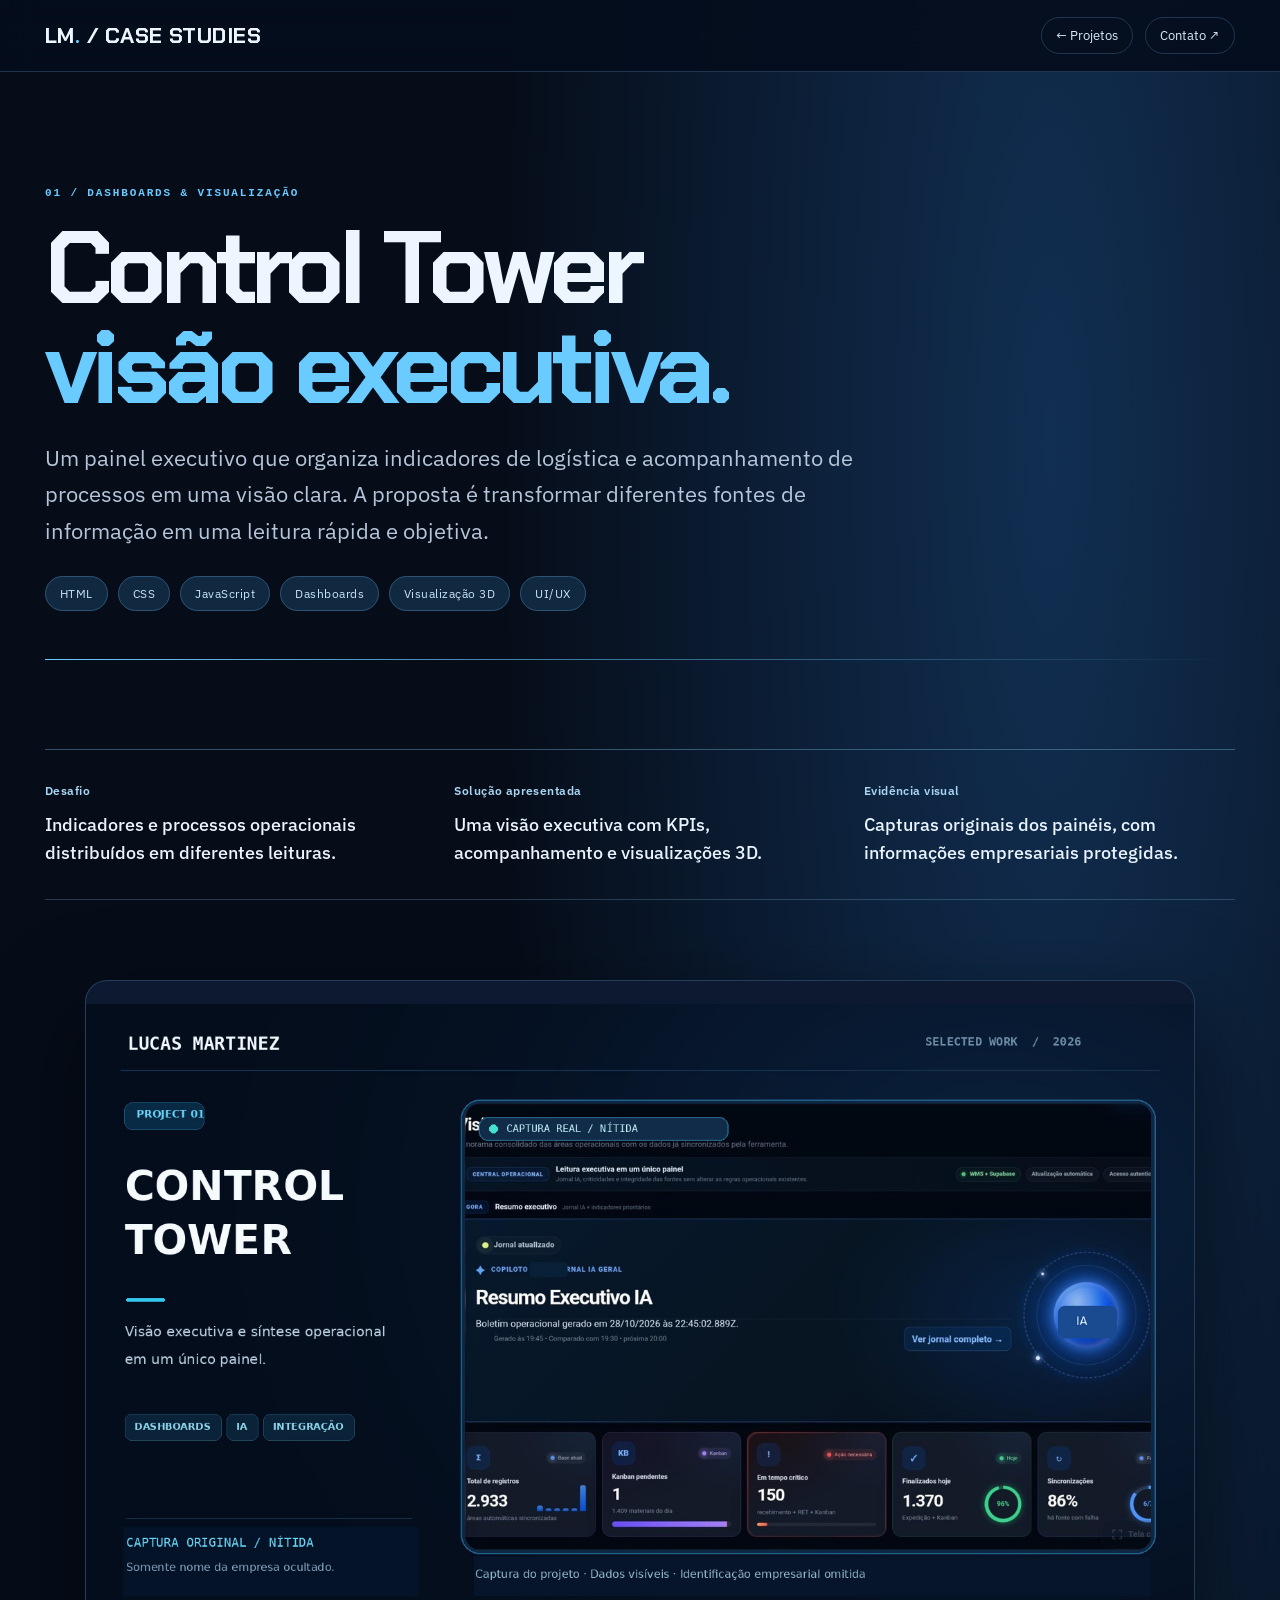
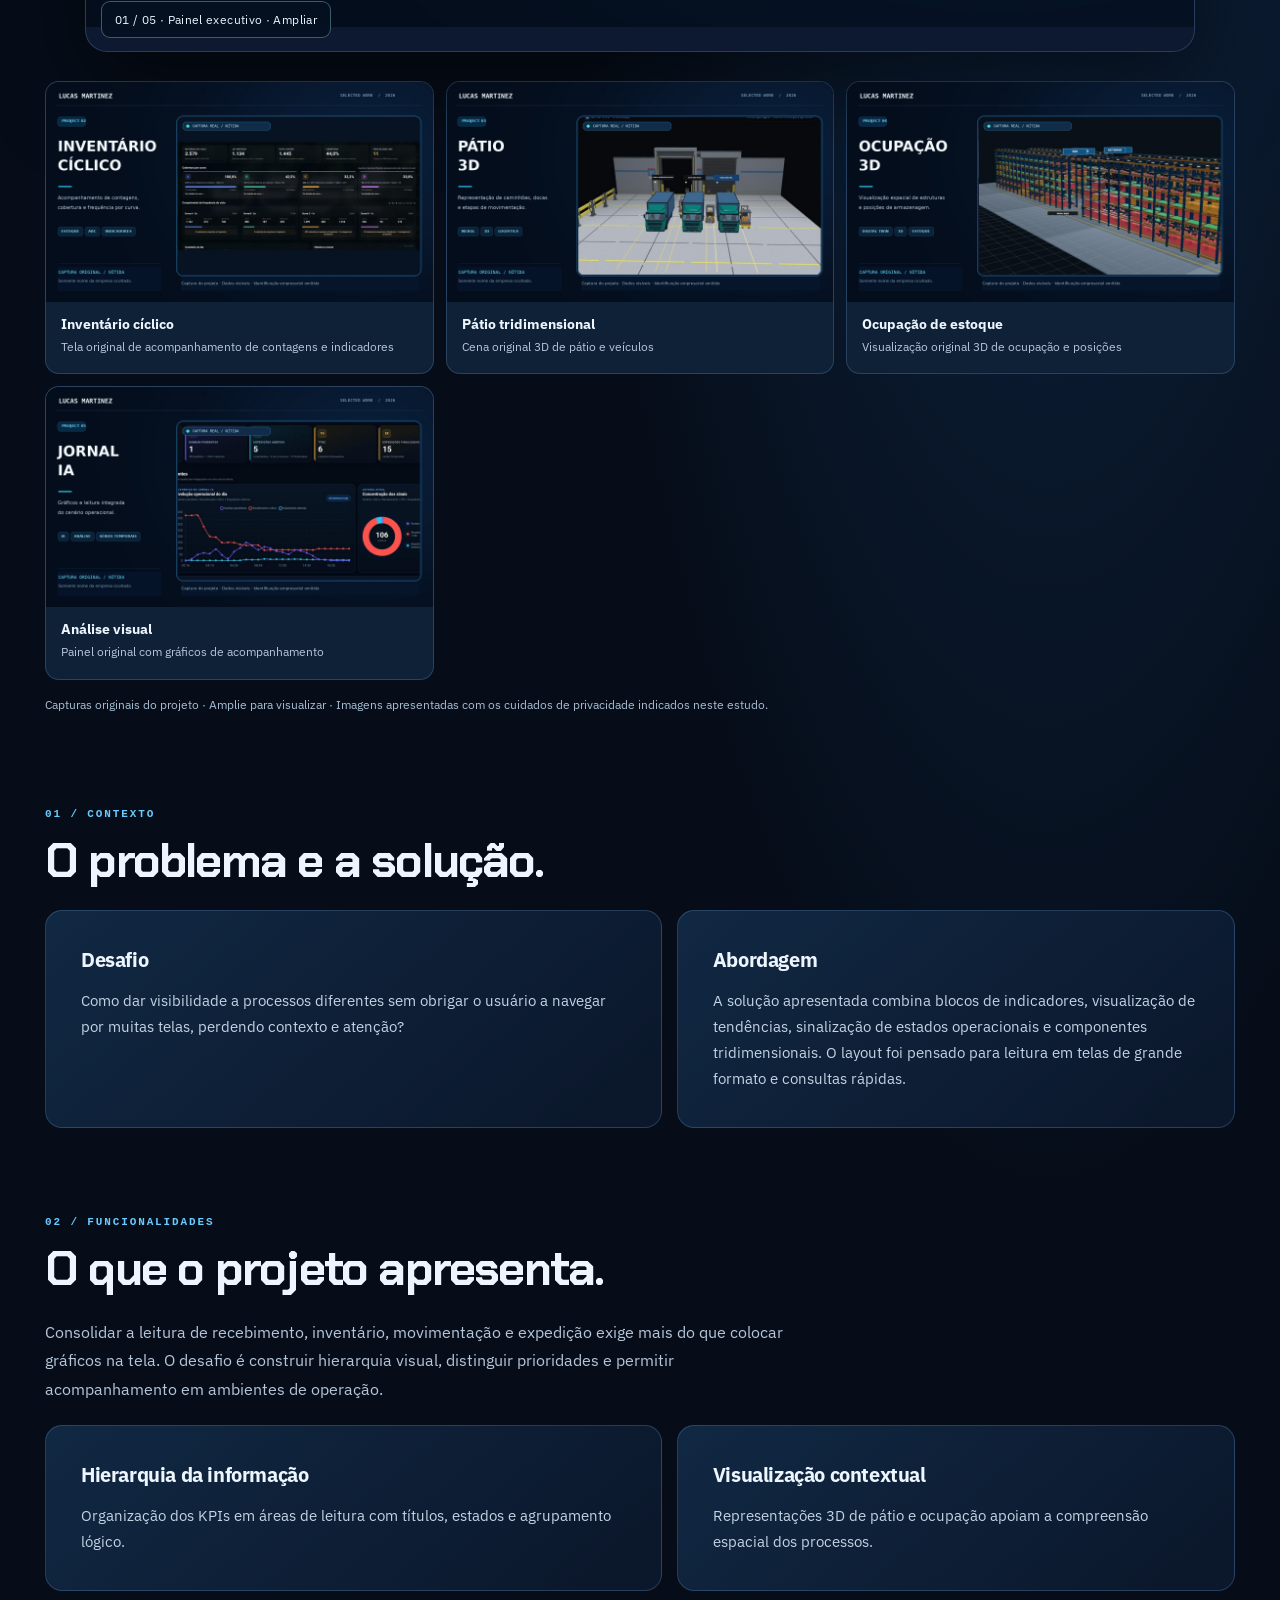
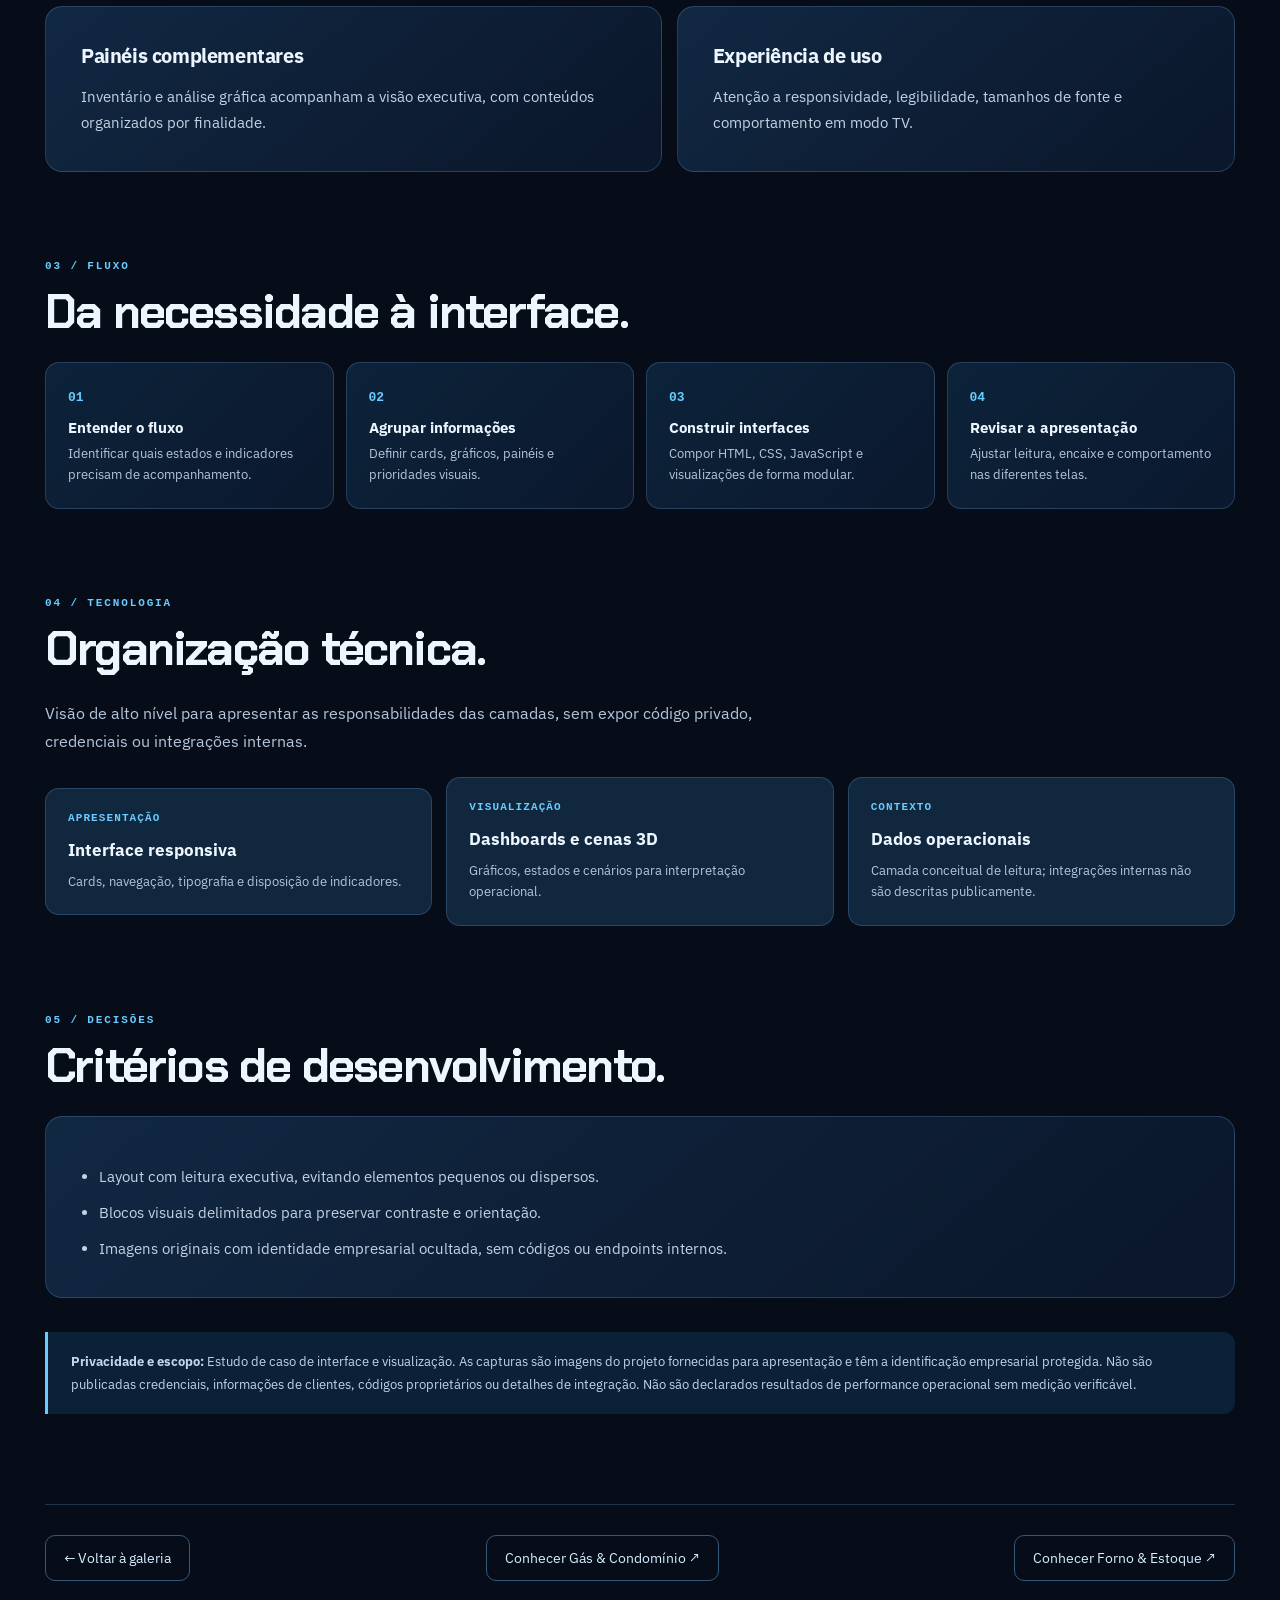
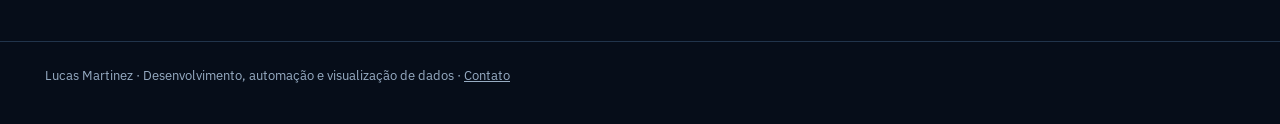
<file: control-tower.html>
<!doctype html>
<html lang="pt-BR"><head>
<meta charset="utf-8"><meta name="viewport" content="width=device-width,initial-scale=1,viewport-fit=cover">
<meta name="color-scheme" content="dark"><meta name="theme-color" content="#060d19">
<title>Control Tower — Estudo de caso | Lucas Martinez</title><meta name="description" content="Um painel executivo que organiza indicadores de logística e acompanhamento de processos em uma visão clara. A proposta é transformar diferentes fontes de informação em uma leitura rápida e objetiva.">
<link rel="canonical" href="https://lucas-martinez-portfolio.vercel.app/control-tower.html">
<meta property="og:type" content="article"><meta property="og:locale" content="pt_BR">
<meta property="og:title" content="Control Tower — Estudo de caso | Lucas Martinez"><meta property="og:description" content="Um painel executivo que organiza indicadores de logística e acompanhamento de processos em uma visão clara. A proposta é transformar diferentes fontes de informação em uma leitura rápida e objetiva.">
<meta property="og:url" content="https://lucas-martinez-portfolio.vercel.app/control-tower.html"><meta property="og:image" content="https://lucas-martinez-portfolio.vercel.app/assets/projeto-control-tower.jpg">
<meta name="twitter:card" content="summary_large_image"><meta name="twitter:image" content="https://lucas-martinez-portfolio.vercel.app/assets/projeto-control-tower.jpg">
<link rel="icon" type="image/svg+xml" href="assets/favicon.svg">
<link rel="preconnect" href="https://fonts.googleapis.com"><link rel="preconnect" href="https://fonts.gstatic.com" crossorigin>
<link href="https://fonts.googleapis.com/css2?family=Chakra+Petch:wght@600;700;800&family=IBM+Plex+Sans:wght@400;500;600;700&display=swap" rel="stylesheet">
<link rel="stylesheet" href="v6-case.css?v=1"><link rel="stylesheet" href="v8-estudos.css?v=8-preview-1"><script src="v6-case.js?v=1" defer></script>
<script type="application/ld+json">{"@context":"https://schema.org","@type":"CreativeWork","name":"Control Tower — Estudo de caso","author":{"@type":"Person","name":"Lucas Martinez","url":"https://lucas-martinez-portfolio.vercel.app/"},"url":"https://lucas-martinez-portfolio.vercel.app/control-tower.html","image":"https://lucas-martinez-portfolio.vercel.app/assets/projeto-control-tower.jpg","description":"Um painel executivo que organiza indicadores de logística e acompanhamento de processos em uma visão clara. A proposta é transformar diferentes fontes de informação em uma leitura rápida e objetiva.","inLanguage":"pt-BR"}</script>
  <script>
  (function(){if(!location.hostname.endsWith('.vercel.app'))return;
    window.va=window.va||function(){(window.vaq=window.vaq||[]).push(arguments)};
    ['/ _vercel/insights/script.js'.replace(' ',''),'/_vercel/speed-insights/script.js'].forEach(function(path){var s=document.createElement('script');s.src=path;s.defer=true;document.head.appendChild(s)});
  })();
  </script>
</head>
<body data-case="control">
<a class="skip" href="#conteudo">Pular para conteúdo</a>
<header class="topbar"><div class="container top-inner">
<a class="logo" href="./#inicio" aria-label="Portfólio de Lucas Martinez">LM<b>.</b> / CASE STUDIES</a>
<nav class="top-links" aria-label="Navegação"><a href="./#projetos">← Projetos</a><a href="./#contato">Contato ↗</a></nav>
</div></header>
<main class="container" id="conteudo">
<section class="hero" aria-labelledby="case-title">
<p class="kicker">01 / DASHBOARDS &amp; VISUALIZAÇÃO</p><h1 id="case-title">Control Tower<br><em>visão executiva.</em></h1>
<p class="lede">Um painel executivo que organiza indicadores de logística e acompanhamento de processos em uma visão clara. A proposta é transformar diferentes fontes de informação em uma leitura rápida e objetiva.</p>
<div class="meta"><span>HTML</span><span>CSS</span><span>JavaScript</span><span>Dashboards</span><span>Visualização 3D</span><span>UI/UX</span></div>
<div class="hero-rule" aria-hidden="true"></div>
</section>
<section class="v8-case-summary" aria-label="Resumo do estudo de caso">
<dl>
<div><dt>Desafio</dt><dd>Indicadores e processos operacionais distribuídos em diferentes leituras.</dd></div>
<div><dt>Solução apresentada</dt><dd>Uma visão executiva com KPIs, acompanhamento e visualizações 3D.</dd></div>
<div><dt>Evidência visual</dt><dd>Capturas originais dos painéis, com informações empresariais protegidas.</dd></div>
</dl>
</section>
<section aria-label="Imagens originais do projeto">
<div class="visual"><figure class="visual-main"><button type="button" data-photo="assets/projeto-control-tower.jpg" data-title="Painel executivo" data-alt="Captura original do dashboard executivo com identificação empresarial ocultada" aria-label="Ampliar: Painel executivo"><img src="assets/projeto-control-tower.jpg" width="1600" height="900" decoding="async" fetchpriority="high" alt="Captura original do dashboard executivo com identificação empresarial ocultada"><span class="photo-label">01 / 05 · Painel executivo · Ampliar</span></button></figure></div>
<div class="gallery">
<article class="gallery-item"><button type="button" data-photo="assets/projeto-inventario.jpg" data-title="Inventário cíclico" data-alt="Tela original de acompanhamento de contagens e indicadores" aria-label="Ampliar: Inventário cíclico"><img src="assets/projeto-inventario.jpg" width="1600" height="900" loading="lazy" decoding="async" alt="Tela original de acompanhamento de contagens e indicadores"></button><div class="gallery-caption"><h3>Inventário cíclico</h3><p>Tela original de acompanhamento de contagens e indicadores</p></div></article>
<article class="gallery-item"><button type="button" data-photo="assets/projeto-patio.jpg" data-title="Pátio tridimensional" data-alt="Cena original 3D de pátio e veículos" aria-label="Ampliar: Pátio tridimensional"><img src="assets/projeto-patio.jpg" width="1600" height="900" loading="lazy" decoding="async" alt="Cena original 3D de pátio e veículos"></button><div class="gallery-caption"><h3>Pátio tridimensional</h3><p>Cena original 3D de pátio e veículos</p></div></article>
<article class="gallery-item"><button type="button" data-photo="assets/projeto-ocupacao.jpg" data-title="Ocupação de estoque" data-alt="Visualização original 3D de ocupação e posições" aria-label="Ampliar: Ocupação de estoque"><img src="assets/projeto-ocupacao.jpg" width="1600" height="900" loading="lazy" decoding="async" alt="Visualização original 3D de ocupação e posições"></button><div class="gallery-caption"><h3>Ocupação de estoque</h3><p>Visualização original 3D de ocupação e posições</p></div></article>
<article class="gallery-item"><button type="button" data-photo="assets/projeto-analise.jpg" data-title="Análise visual" data-alt="Painel original com gráficos de acompanhamento" aria-label="Ampliar: Análise visual"><img src="assets/projeto-analise.jpg" width="1600" height="900" loading="lazy" decoding="async" alt="Painel original com gráficos de acompanhamento"></button><div class="gallery-caption"><h3>Análise visual</h3><p>Painel original com gráficos de acompanhamento</p></div></article></div>
<p class="caption">Capturas originais do projeto · Amplie para visualizar · Imagens apresentadas com os cuidados de privacidade indicados neste estudo.</p>
</section>
<section class="section" aria-labelledby="desafio"><div class="section-head"><div><p class="overline">01 / CONTEXTO</p><h2 id="desafio">O problema e a solução.</h2></div></div>
<div class="content-grid"><article class="panel"><h3>Desafio</h3><p>Como dar visibilidade a processos diferentes sem obrigar o usuário a navegar por muitas telas, perdendo contexto e atenção?</p></article><article class="panel"><h3>Abordagem</h3><p>A solução apresentada combina blocos de indicadores, visualização de tendências, sinalização de estados operacionais e componentes tridimensionais. O layout foi pensado para leitura em telas de grande formato e consultas rápidas.</p></article></div>
</section>
<section class="section" aria-labelledby="funcionalidades"><div class="section-head"><div><p class="overline">02 / FUNCIONALIDADES</p><h2 id="funcionalidades">O que o projeto apresenta.</h2></div></div>
<p class="section-intro">Consolidar a leitura de recebimento, inventário, movimentação e expedição exige mais do que colocar gráficos na tela. O desafio é construir hierarquia visual, distinguir prioridades e permitir acompanhamento em ambientes de operação.</p><div class="content-grid"><article class="panel"><h3>Hierarquia da informação</h3><p>Organização dos KPIs em áreas de leitura com títulos, estados e agrupamento lógico.</p></article>
<article class="panel"><h3>Visualização contextual</h3><p>Representações 3D de pátio e ocupação apoiam a compreensão espacial dos processos.</p></article>
<article class="panel"><h3>Painéis complementares</h3><p>Inventário e análise gráfica acompanham a visão executiva, com conteúdos organizados por finalidade.</p></article>
<article class="panel"><h3>Experiência de uso</h3><p>Atenção a responsividade, legibilidade, tamanhos de fonte e comportamento em modo TV.</p></article></div>
</section>
<section class="section" aria-labelledby="processo"><div class="section-head"><div><p class="overline">03 / FLUXO</p><h2 id="processo">Da necessidade à interface.</h2></div></div>
<ol class="workflow"><li><span class="step">01</span><strong>Entender o fluxo</strong><p>Identificar quais estados e indicadores precisam de acompanhamento.</p></li>
<li><span class="step">02</span><strong>Agrupar informações</strong><p>Definir cards, gráficos, painéis e prioridades visuais.</p></li>
<li><span class="step">03</span><strong>Construir interfaces</strong><p>Compor HTML, CSS, JavaScript e visualizações de forma modular.</p></li>
<li><span class="step">04</span><strong>Revisar a apresentação</strong><p>Ajustar leitura, encaixe e comportamento nas diferentes telas.</p></li></ol>
</section>
<section class="section" aria-labelledby="arquitetura"><div class="section-head"><div><p class="overline">04 / TECNOLOGIA</p><h2 id="arquitetura">Organização técnica.</h2></div></div>
<p class="section-intro">Visão de alto nível para apresentar as responsabilidades das camadas, sem expor código privado, credenciais ou integrações internas.</p>
<div class="architecture"><div><b>APRESENTAÇÃO</b><strong>Interface responsiva</strong><p>Cards, navegação, tipografia e disposição de indicadores.</p></div>
<div><b>VISUALIZAÇÃO</b><strong>Dashboards e cenas 3D</strong><p>Gráficos, estados e cenários para interpretação operacional.</p></div>
<div><b>CONTEXTO</b><strong>Dados operacionais</strong><p>Camada conceitual de leitura; integrações internas não são descritas publicamente.</p></div></div></section>
<section class="section" aria-labelledby="decisoes"><div class="section-head"><div><p class="overline">05 / DECISÕES</p><h2 id="decisoes">Critérios de desenvolvimento.</h2></div></div>
<article class="panel"><ul><li>Layout com leitura executiva, evitando elementos pequenos ou dispersos.</li>
<li>Blocos visuais delimitados para preservar contraste e orientação.</li>
<li>Imagens originais com identidade empresarial ocultada, sem códigos ou endpoints internos.</li></ul></article>
<p class="note"><strong>Privacidade e escopo:</strong> Estudo de caso de interface e visualização. As capturas são imagens do projeto fornecidas para apresentação e têm a identificação empresarial protegida. Não são publicadas credenciais, informações de clientes, códigos proprietários ou detalhes de integração. Não são declarados resultados de performance operacional sem medição verificável.</p>
</section>
<nav class="next" aria-label="Outros estudos de caso"><a href="./#projetos">← Voltar à galeria</a><a href="gas-condominio.html">Conhecer Gás &amp; Condomínio ↗</a>
<a href="forno-estoque.html">Conhecer Forno &amp; Estoque ↗</a></nav>
</main>
<footer><div class="container">Lucas Martinez · Desenvolvimento, automação e visualização de dados · <a href="./#contato">Contato</a></div></footer>
<dialog class="lightbox" id="case-lightbox" aria-label="Imagem ampliada" aria-labelledby="lightbox-title">
<div class="lightbox-head"><span id="lightbox-title">Imagem do projeto</span><button type="button" id="lightbox-close" aria-label="Fechar imagem">Fechar ×</button></div>
<div class="lightbox-stage"><img id="lightbox-photo" alt=""></div>
<div class="lightbox-footer"><button type="button" id="lightbox-prev" aria-label="Imagem anterior">← Anterior</button><span id="lightbox-position"></span><button type="button" id="lightbox-next" aria-label="Próxima imagem">Próxima →</button></div>
</dialog>
</body></html>
</file>
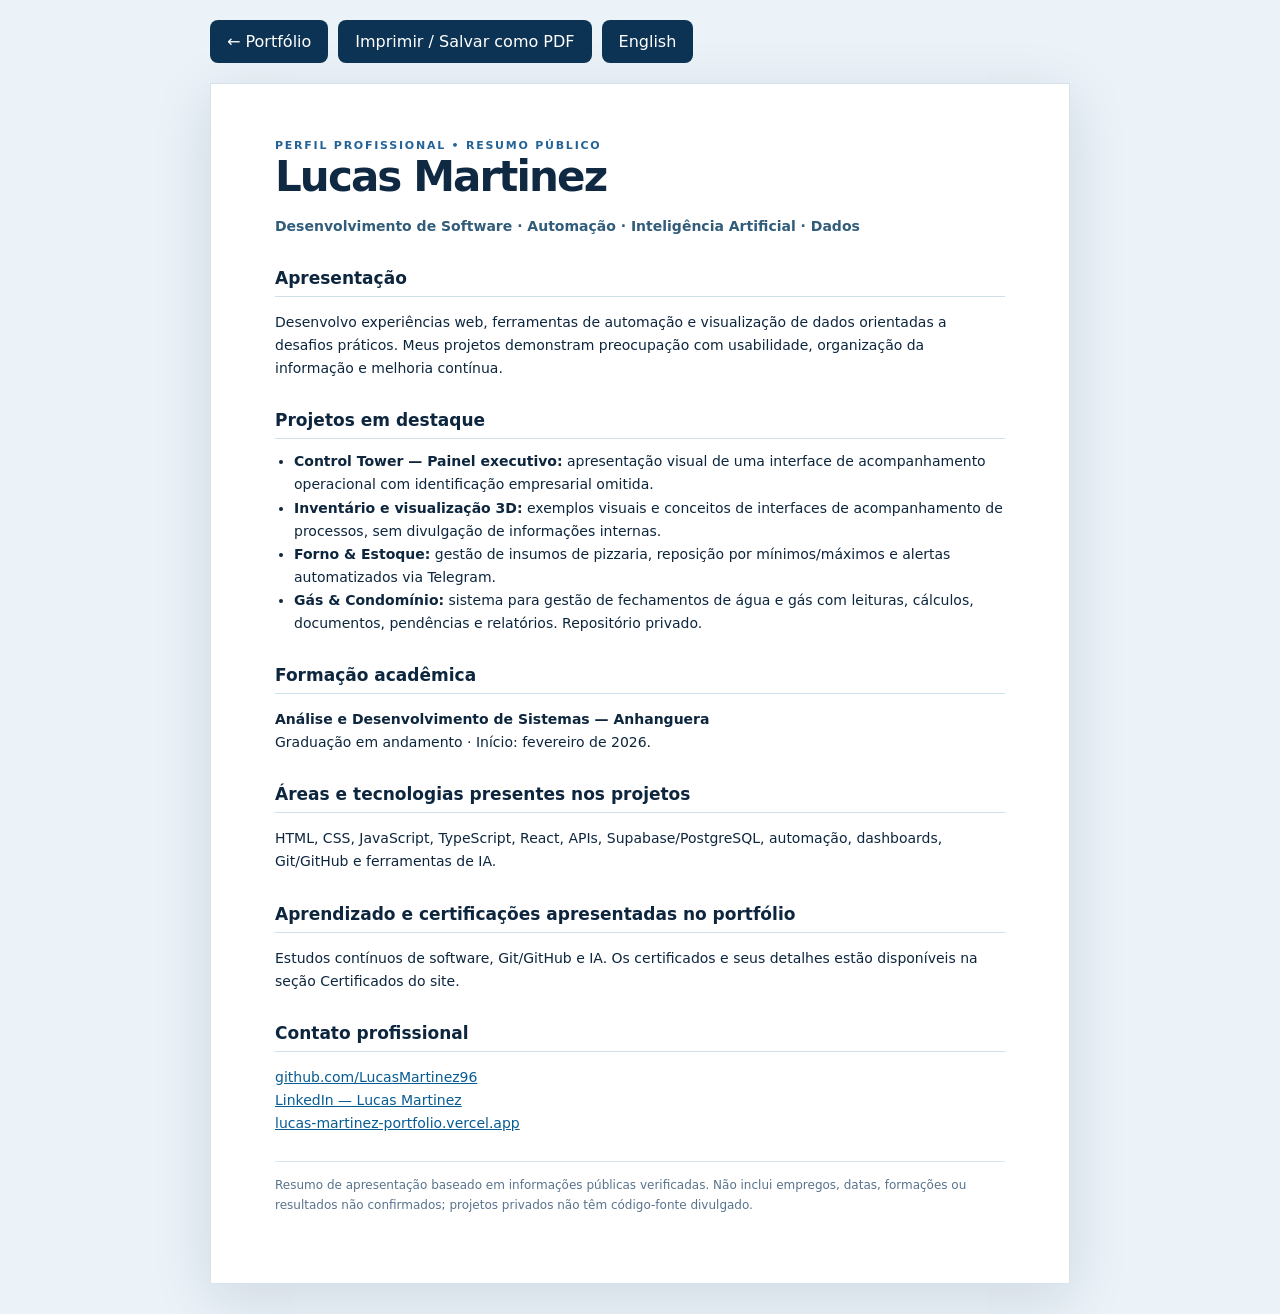
<file: curriculo.html>
<!doctype html><html lang="pt-BR"><head><meta charset="utf-8"><meta name="viewport" content="width=device-width,initial-scale=1"><meta name="color-scheme" content="light dark"><meta name="robots" content="noindex,follow"><title>Lucas Martinez — Resumo Profissional</title><style>
:root{font-family:system-ui,-apple-system,"Segoe UI",sans-serif;color:#0d263e;background:#ebf2f8}*{box-sizing:border-box}body{margin:0}.actions{max-width:860px;margin:20px auto;display:flex;gap:10px;flex-wrap:wrap}.actions button,.actions a{background:#0c3354;color:#fff;border:0;border-radius:8px;padding:12px 17px;cursor:pointer;text-decoration:none;font:inherit}article{max-width:860px;background:white;border:1px solid #d5e3ef;box-shadow:0 14px 55px #132a4320;margin:0 auto 30px;padding:55px 64px}h1{font-size:42px;margin:0;color:#102942;letter-spacing:-.045em}header p{color:#315c7a;font-weight:600}.label{font-size:11px;letter-spacing:.16em;font-weight:800;color:#236397;text-transform:uppercase}h2{font-size:17px;border-bottom:1px solid #cee0ea;padding-bottom:8px;margin:30px 0 11px}p,li{line-height:1.65;font-size:14px}ul{margin:0;padding-left:19px}.contact a{color:#075c94;overflow-wrap:anywhere}.muted{color:#56728a}.note{font-size:12px;color:#58738c;border-top:1px solid #d8e6ee;margin-top:26px;padding-top:14px}@media(max-width:650px){article{padding:30px 23px;margin:0 10px 20px}.actions{margin:12px 10px}h1{font-size:33px}}@media print{@page{size:A4;margin:14mm}:root{background:white}body{background:white}.actions{display:none}article{box-shadow:none;border:0;max-width:none;margin:0;padding:0}h2{break-after:avoid}a{color:#153b5c;text-decoration:none}li{break-inside:avoid}.note{margin-top:18px}}
</style></head><body><div class="actions"><a href="./#perfil-profissional">← Portfólio</a><button id="print">Imprimir / Salvar como PDF</button><button id="lang">English</button></div><article id="pt"><header><div class="label">Perfil profissional • Resumo público</div><h1>Lucas Martinez</h1><p>Desenvolvimento de Software · Automação · Inteligência Artificial · Dados</p></header>
<section><h2>Apresentação</h2><p>Desenvolvo experiências web, ferramentas de automação e visualização de dados orientadas a desafios práticos. Meus projetos demonstram preocupação com usabilidade, organização da informação e melhoria contínua.</p></section>
<section><h2>Projetos em destaque</h2><ul><li><strong>Control Tower — Painel executivo:</strong> apresentação visual de uma interface de acompanhamento operacional com identificação empresarial omitida.</li><li><strong>Inventário e visualização 3D:</strong> exemplos visuais e conceitos de interfaces de acompanhamento de processos, sem divulgação de informações internas.</li><li><strong>Forno &amp; Estoque:</strong> gestão de insumos de pizzaria, reposição por mínimos/máximos e alertas automatizados via Telegram.</li><li><strong>Gás &amp; Condomínio:</strong> sistema para gestão de fechamentos de água e gás com leituras, cálculos, documentos, pendências e relatórios. Repositório privado.</li></ul></section>
<section><h2>Formação acadêmica</h2><p><strong>Análise e Desenvolvimento de Sistemas — Anhanguera</strong><br>Graduação em andamento · Início: fevereiro de 2026.</p></section>
<section><h2>Áreas e tecnologias presentes nos projetos</h2><p>HTML, CSS, JavaScript, TypeScript, React, APIs, Supabase/PostgreSQL, automação, dashboards, Git/GitHub e ferramentas de IA.</p></section>
<section><h2>Aprendizado e certificações apresentadas no portfólio</h2><p>Estudos contínuos de software, Git/GitHub e IA. Os certificados e seus detalhes estão disponíveis na seção Certificados do site.</p></section>
<section class="contact"><h2>Contato profissional</h2><p><a href="https://github.com/LucasMartinez96">github.com/LucasMartinez96</a><br><a href="https://www.linkedin.com/in/lucas-m-577905365/">LinkedIn — Lucas Martinez</a><br><a href="https://lucas-martinez-portfolio.vercel.app/">lucas-martinez-portfolio.vercel.app</a></p></section>
<p class="note">Resumo de apresentação baseado em informações públicas verificadas. Não inclui empregos, datas, formações ou resultados não confirmados; projetos privados não têm código-fonte divulgado.</p></article>
<article id="en" hidden><header><div class="label">Professional profile • Public summary</div><h1>Lucas Martinez</h1><p>Software Development · Automation · Artificial Intelligence · Data</p></header>
<section><h2>About</h2><p>I build web experiences, automation tools and data visualizations focused on practical challenges. My projects emphasize usability, clear information architecture and continuous improvement.</p></section>
<section><h2>Selected projects</h2><ul><li><strong>Control Tower — Executive dashboard:</strong> visual presentation of an operations monitoring interface with company identity omitted.</li><li><strong>Inventory and 3D visualization:</strong> interface concepts and visual prototypes without exposing internal company information.</li><li><strong>Forno &amp; Estoque:</strong> pizza inventory system featuring reorder thresholds and automated Telegram alerts.</li><li><strong>Gás &amp; Condomínio:</strong> water and gas condominium closing system covering readings, calculations, documents, pending tasks and reports. Private repository.</li></ul></section>
<section><h2>Education</h2><p><strong>Systems Analysis and Development — Anhanguera</strong><br>Undergraduate program in progress · Started February 2026.</p></section>
<section><h2>Tools and technologies in my projects</h2><p>HTML, CSS, JavaScript, TypeScript, React, APIs, Supabase/PostgreSQL, automation, dashboards, Git/GitHub and AI tools.</p></section>
<section><h2>Learning and certificates</h2><p>Ongoing studies in software, Git/GitHub and AI. Certificates and supporting details can be viewed in the portfolio.</p></section>
<section class="contact"><h2>Professional contact</h2><p><a href="https://github.com/LucasMartinez96">github.com/LucasMartinez96</a><br><a href="https://www.linkedin.com/in/lucas-m-577905365/">LinkedIn — Lucas Martinez</a><br><a href="https://lucas-martinez-portfolio.vercel.app/">lucas-martinez-portfolio.vercel.app</a></p></section>
<p class="note">A public summary based on verifiable information. It does not invent job titles, dates, degrees or results; private source code remains private.</p></article>
<script>(()=>{'use strict';let lang='pt';document.getElementById('print').addEventListener('click',()=>window.print());document.getElementById('lang').addEventListener('click',()=>{lang=lang==='pt'?'en':'pt';document.documentElement.lang=lang==='pt'?'pt-BR':'en';document.getElementById('pt').hidden=lang!=='pt';document.getElementById('en').hidden=lang!=='en';document.getElementById('lang').textContent=lang==='pt'?'English':'Português';document.getElementById('print').textContent=lang==='pt'?'Imprimir / Salvar como PDF':'Print / Save as PDF';});})();</script></body></html>
</file>
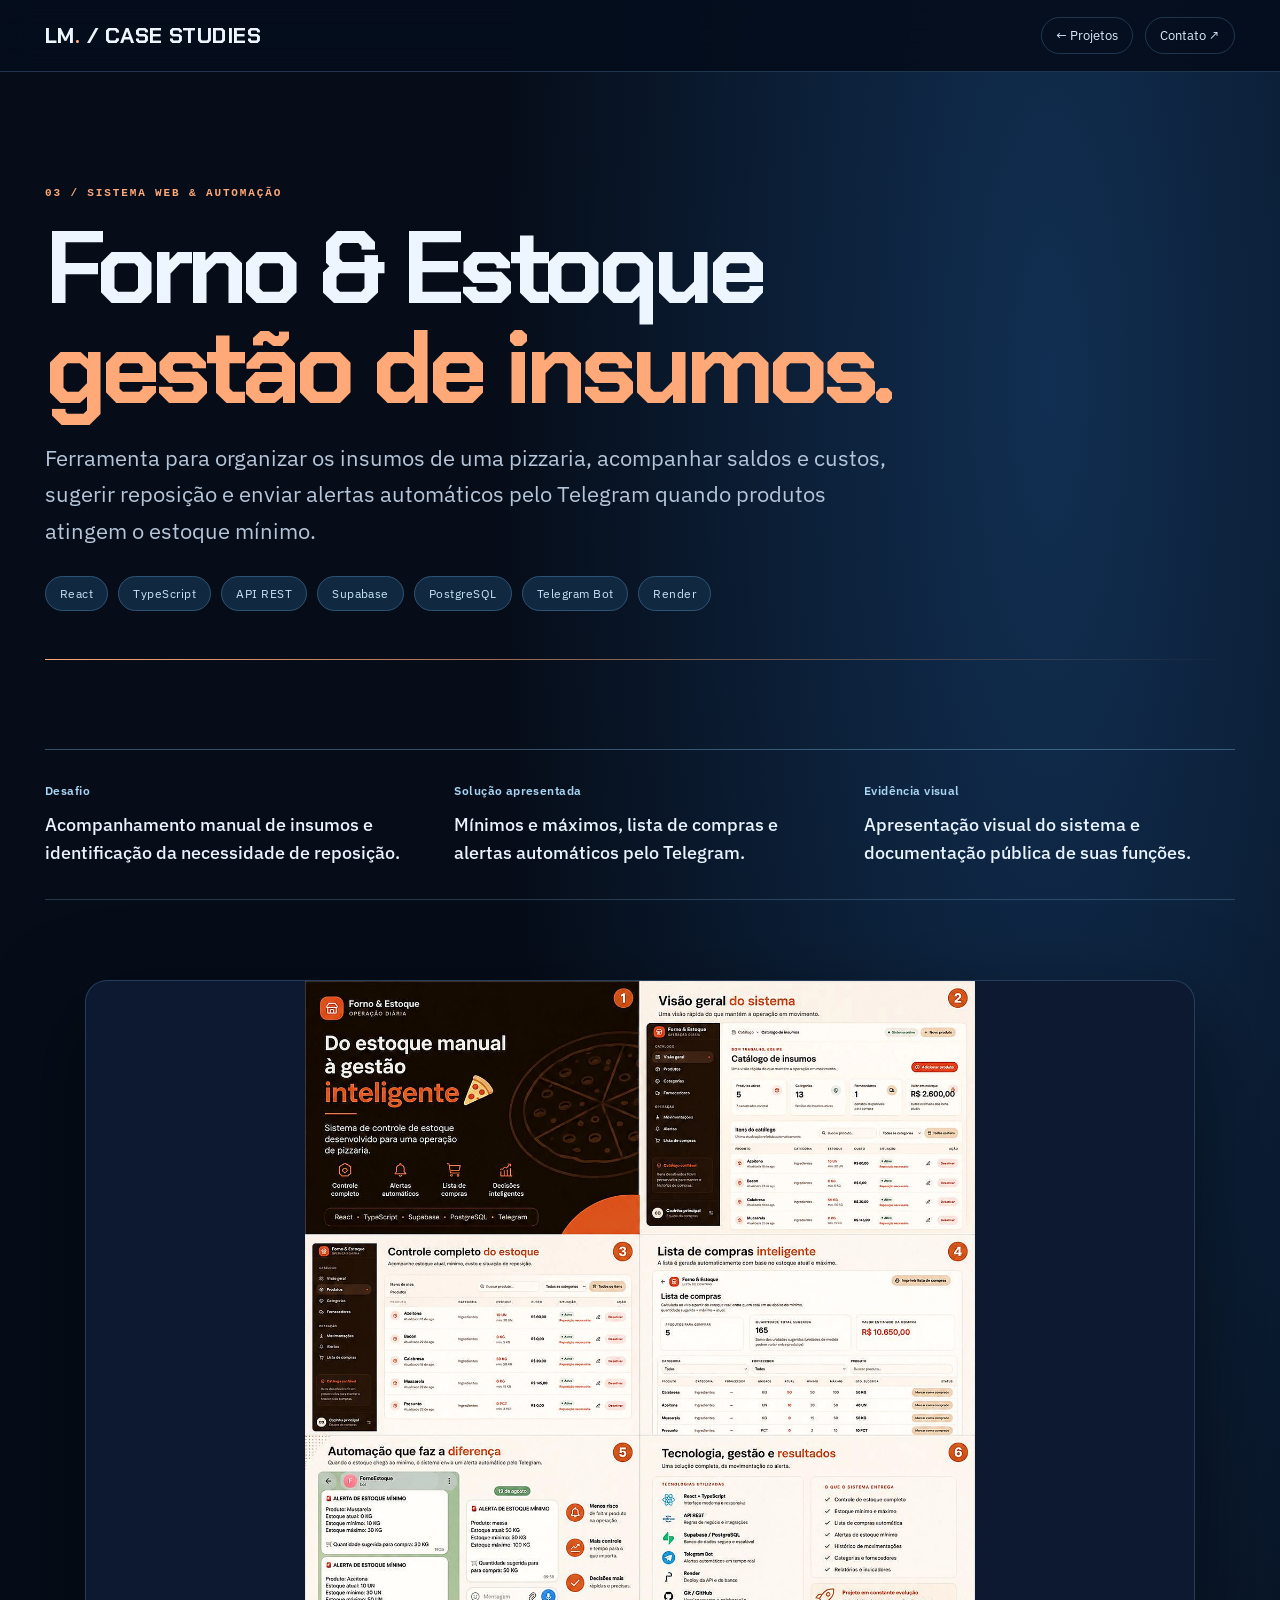
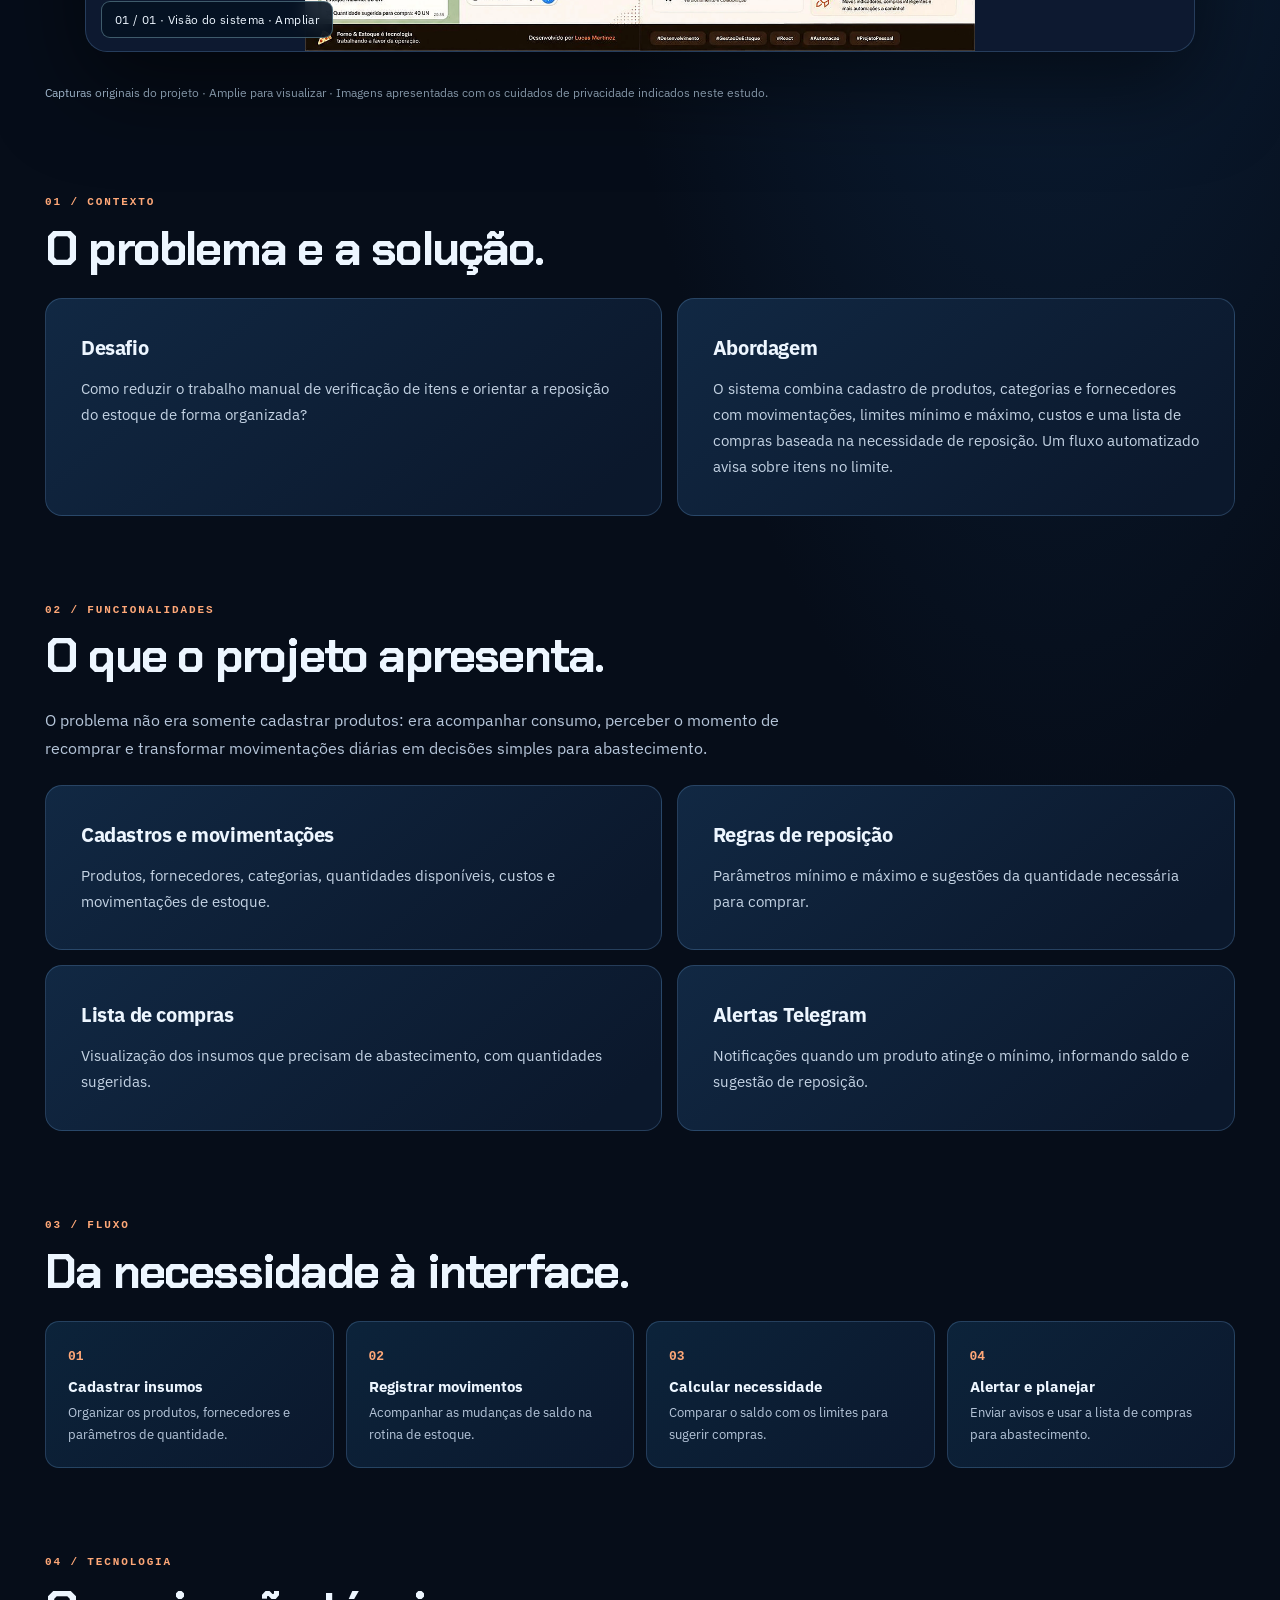
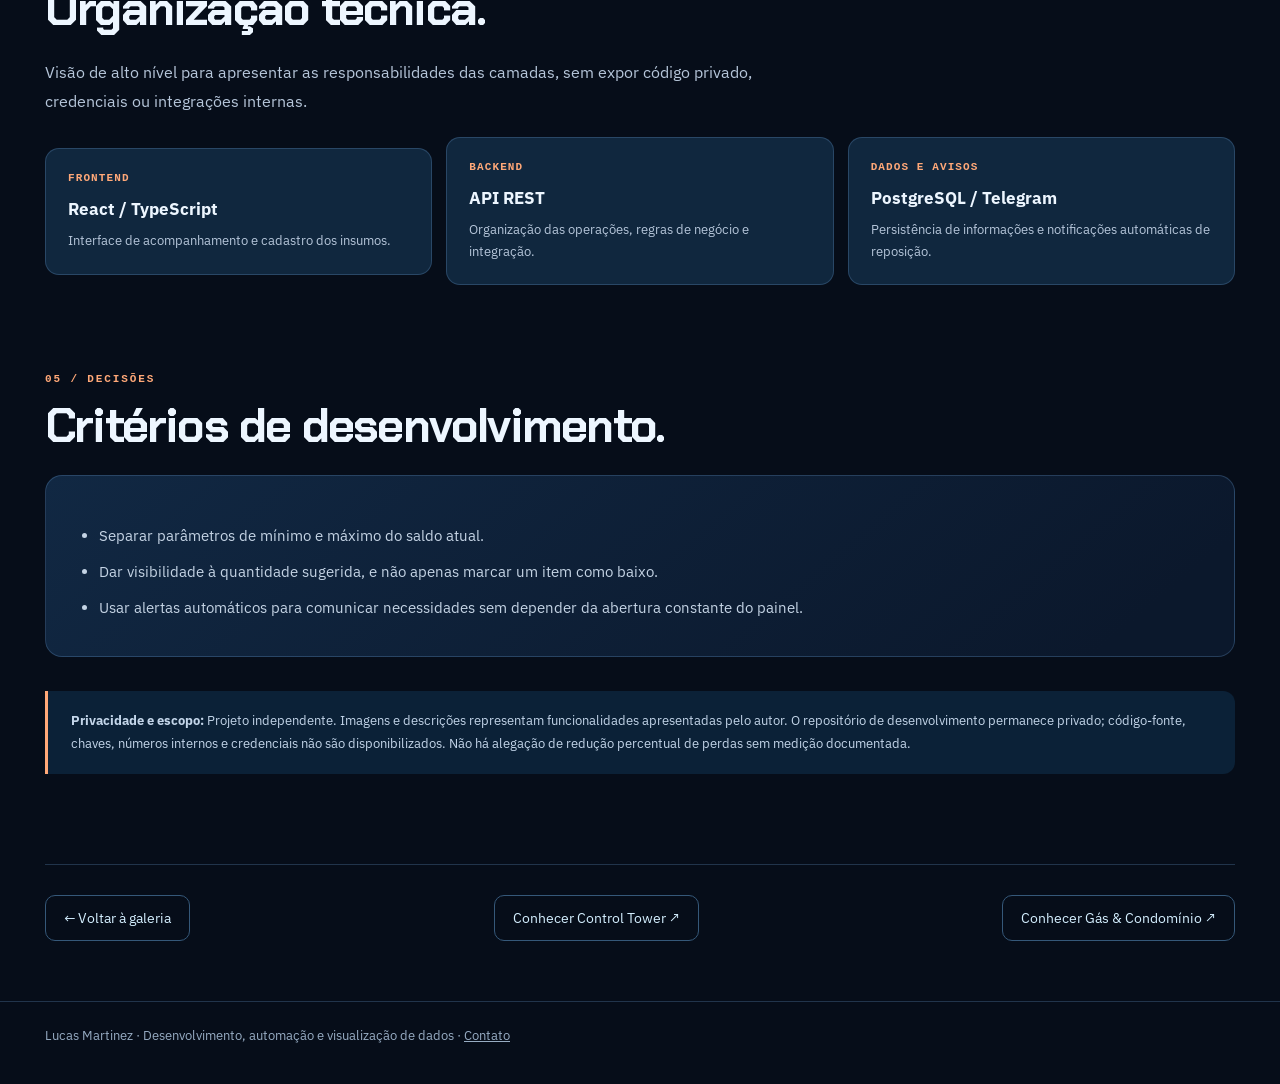
<file: forno-estoque.html>
<!doctype html>
<html lang="pt-BR"><head>
<meta charset="utf-8"><meta name="viewport" content="width=device-width,initial-scale=1,viewport-fit=cover">
<meta name="color-scheme" content="dark"><meta name="theme-color" content="#060d19">
<title>Forno &amp; Estoque — Estudo de caso | Lucas Martinez</title><meta name="description" content="Ferramenta para organizar os insumos de uma pizzaria, acompanhar saldos e custos, sugerir reposição e enviar alertas automáticos pelo Telegram quando produtos atingem o estoque mínimo.">
<link rel="canonical" href="https://lucas-martinez-portfolio.vercel.app/forno-estoque.html">
<meta property="og:type" content="article"><meta property="og:locale" content="pt_BR">
<meta property="og:title" content="Forno &amp; Estoque — Estudo de caso | Lucas Martinez"><meta property="og:description" content="Ferramenta para organizar os insumos de uma pizzaria, acompanhar saldos e custos, sugerir reposição e enviar alertas automáticos pelo Telegram quando produtos atingem o estoque mínimo.">
<meta property="og:url" content="https://lucas-martinez-portfolio.vercel.app/forno-estoque.html"><meta property="og:image" content="https://lucas-martinez-portfolio.vercel.app/assets/forno-estoque-hd.webp">
<meta name="twitter:card" content="summary_large_image"><meta name="twitter:image" content="https://lucas-martinez-portfolio.vercel.app/assets/forno-estoque-hd.webp">
<link rel="icon" type="image/svg+xml" href="assets/favicon.svg">
<link rel="preconnect" href="https://fonts.googleapis.com"><link rel="preconnect" href="https://fonts.gstatic.com" crossorigin>
<link href="https://fonts.googleapis.com/css2?family=Chakra+Petch:wght@600;700;800&family=IBM+Plex+Sans:wght@400;500;600;700&display=swap" rel="stylesheet">
<link rel="stylesheet" href="v6-case.css?v=1"><link rel="stylesheet" href="v8-estudos.css?v=8-preview-1"><script src="v6-case.js?v=1" defer></script>
<script type="application/ld+json">{"@context":"https://schema.org","@type":"CreativeWork","name":"Forno & Estoque — Estudo de caso","author":{"@type":"Person","name":"Lucas Martinez","url":"https://lucas-martinez-portfolio.vercel.app/"},"url":"https://lucas-martinez-portfolio.vercel.app/forno-estoque.html","image":"https://lucas-martinez-portfolio.vercel.app/assets/forno-estoque-hd.webp","description":"Ferramenta para organizar os insumos de uma pizzaria, acompanhar saldos e custos, sugerir reposição e enviar alertas automáticos pelo Telegram quando produtos atingem o estoque mínimo.","inLanguage":"pt-BR"}</script>
  <script>
  (function(){if(!location.hostname.endsWith('.vercel.app'))return;
    window.va=window.va||function(){(window.vaq=window.vaq||[]).push(arguments)};
    ['/ _vercel/insights/script.js'.replace(' ',''),'/_vercel/speed-insights/script.js'].forEach(function(path){var s=document.createElement('script');s.src=path;s.defer=true;document.head.appendChild(s)});
  })();
  </script>
</head>
<body data-case="forno">
<a class="skip" href="#conteudo">Pular para conteúdo</a>
<header class="topbar"><div class="container top-inner">
<a class="logo" href="./#inicio" aria-label="Portfólio de Lucas Martinez">LM<b>.</b> / CASE STUDIES</a>
<nav class="top-links" aria-label="Navegação"><a href="./#projetos">← Projetos</a><a href="./#contato">Contato ↗</a></nav>
</div></header>
<main class="container" id="conteudo">
<section class="hero" aria-labelledby="case-title">
<p class="kicker">03 / SISTEMA WEB &amp; AUTOMAÇÃO</p><h1 id="case-title">Forno &amp; Estoque<br><em>gestão de insumos.</em></h1>
<p class="lede">Ferramenta para organizar os insumos de uma pizzaria, acompanhar saldos e custos, sugerir reposição e enviar alertas automáticos pelo Telegram quando produtos atingem o estoque mínimo.</p>
<div class="meta"><span>React</span><span>TypeScript</span><span>API REST</span><span>Supabase</span><span>PostgreSQL</span><span>Telegram Bot</span><span>Render</span></div>
<div class="hero-rule" aria-hidden="true"></div>
</section>
<section class="v8-case-summary" aria-label="Resumo do estudo de caso">
<dl>
<div><dt>Desafio</dt><dd>Acompanhamento manual de insumos e identificação da necessidade de reposição.</dd></div>
<div><dt>Solução apresentada</dt><dd>Mínimos e máximos, lista de compras e alertas automáticos pelo Telegram.</dd></div>
<div><dt>Evidência visual</dt><dd>Apresentação visual do sistema e documentação pública de suas funções.</dd></div>
</dl>
</section>
<section aria-label="Imagens originais do projeto">
<div class="visual"><figure class="visual-main"><button type="button" data-photo="assets/forno-estoque-hd.webp" data-title="Visão do sistema" data-alt="Apresentação visual original do Forno &amp; Estoque, com múltiplas telas do projeto" aria-label="Ampliar: Visão do sistema"><img src="assets/forno-estoque-hd.webp" width="2508" height="2508" decoding="async" fetchpriority="high" alt="Apresentação visual original do Forno &amp; Estoque, com múltiplas telas do projeto"><span class="photo-label">01 / 01 · Visão do sistema · Ampliar</span></button></figure></div>

<p class="caption">Capturas originais do projeto · Amplie para visualizar · Imagens apresentadas com os cuidados de privacidade indicados neste estudo.</p>
</section>
<section class="section" aria-labelledby="desafio"><div class="section-head"><div><p class="overline">01 / CONTEXTO</p><h2 id="desafio">O problema e a solução.</h2></div></div>
<div class="content-grid"><article class="panel"><h3>Desafio</h3><p>Como reduzir o trabalho manual de verificação de itens e orientar a reposição do estoque de forma organizada?</p></article><article class="panel"><h3>Abordagem</h3><p>O sistema combina cadastro de produtos, categorias e fornecedores com movimentações, limites mínimo e máximo, custos e uma lista de compras baseada na necessidade de reposição. Um fluxo automatizado avisa sobre itens no limite.</p></article></div>
</section>
<section class="section" aria-labelledby="funcionalidades"><div class="section-head"><div><p class="overline">02 / FUNCIONALIDADES</p><h2 id="funcionalidades">O que o projeto apresenta.</h2></div></div>
<p class="section-intro">O problema não era somente cadastrar produtos: era acompanhar consumo, perceber o momento de recomprar e transformar movimentações diárias em decisões simples para abastecimento.</p><div class="content-grid"><article class="panel"><h3>Cadastros e movimentações</h3><p>Produtos, fornecedores, categorias, quantidades disponíveis, custos e movimentações de estoque.</p></article>
<article class="panel"><h3>Regras de reposição</h3><p>Parâmetros mínimo e máximo e sugestões da quantidade necessária para comprar.</p></article>
<article class="panel"><h3>Lista de compras</h3><p>Visualização dos insumos que precisam de abastecimento, com quantidades sugeridas.</p></article>
<article class="panel"><h3>Alertas Telegram</h3><p>Notificações quando um produto atinge o mínimo, informando saldo e sugestão de reposição.</p></article></div>
</section>
<section class="section" aria-labelledby="processo"><div class="section-head"><div><p class="overline">03 / FLUXO</p><h2 id="processo">Da necessidade à interface.</h2></div></div>
<ol class="workflow"><li><span class="step">01</span><strong>Cadastrar insumos</strong><p>Organizar os produtos, fornecedores e parâmetros de quantidade.</p></li>
<li><span class="step">02</span><strong>Registrar movimentos</strong><p>Acompanhar as mudanças de saldo na rotina de estoque.</p></li>
<li><span class="step">03</span><strong>Calcular necessidade</strong><p>Comparar o saldo com os limites para sugerir compras.</p></li>
<li><span class="step">04</span><strong>Alertar e planejar</strong><p>Enviar avisos e usar a lista de compras para abastecimento.</p></li></ol>
</section>
<section class="section" aria-labelledby="arquitetura"><div class="section-head"><div><p class="overline">04 / TECNOLOGIA</p><h2 id="arquitetura">Organização técnica.</h2></div></div>
<p class="section-intro">Visão de alto nível para apresentar as responsabilidades das camadas, sem expor código privado, credenciais ou integrações internas.</p>
<div class="architecture"><div><b>FRONTEND</b><strong>React / TypeScript</strong><p>Interface de acompanhamento e cadastro dos insumos.</p></div>
<div><b>BACKEND</b><strong>API REST</strong><p>Organização das operações, regras de negócio e integração.</p></div>
<div><b>DADOS E AVISOS</b><strong>PostgreSQL / Telegram</strong><p>Persistência de informações e notificações automáticas de reposição.</p></div></div></section>
<section class="section" aria-labelledby="decisoes"><div class="section-head"><div><p class="overline">05 / DECISÕES</p><h2 id="decisoes">Critérios de desenvolvimento.</h2></div></div>
<article class="panel"><ul><li>Separar parâmetros de mínimo e máximo do saldo atual.</li>
<li>Dar visibilidade à quantidade sugerida, e não apenas marcar um item como baixo.</li>
<li>Usar alertas automáticos para comunicar necessidades sem depender da abertura constante do painel.</li></ul></article>
<p class="note"><strong>Privacidade e escopo:</strong> Projeto independente. Imagens e descrições representam funcionalidades apresentadas pelo autor. O repositório de desenvolvimento permanece privado; código-fonte, chaves, números internos e credenciais não são disponibilizados. Não há alegação de redução percentual de perdas sem medição documentada.</p>
</section>
<nav class="next" aria-label="Outros estudos de caso"><a href="./#projetos">← Voltar à galeria</a><a href="control-tower.html">Conhecer Control Tower ↗</a>
<a href="gas-condominio.html">Conhecer Gás &amp; Condomínio ↗</a></nav>
</main>
<footer><div class="container">Lucas Martinez · Desenvolvimento, automação e visualização de dados · <a href="./#contato">Contato</a></div></footer>
<dialog class="lightbox" id="case-lightbox" aria-label="Imagem ampliada" aria-labelledby="lightbox-title">
<div class="lightbox-head"><span id="lightbox-title">Imagem do projeto</span><button type="button" id="lightbox-close" aria-label="Fechar imagem">Fechar ×</button></div>
<div class="lightbox-stage"><img id="lightbox-photo" alt=""></div>
<div class="lightbox-footer"><button type="button" id="lightbox-prev" aria-label="Imagem anterior">← Anterior</button><span id="lightbox-position"></span><button type="button" id="lightbox-next" aria-label="Próxima imagem">Próxima →</button></div>
</dialog>
</body></html>
</file>
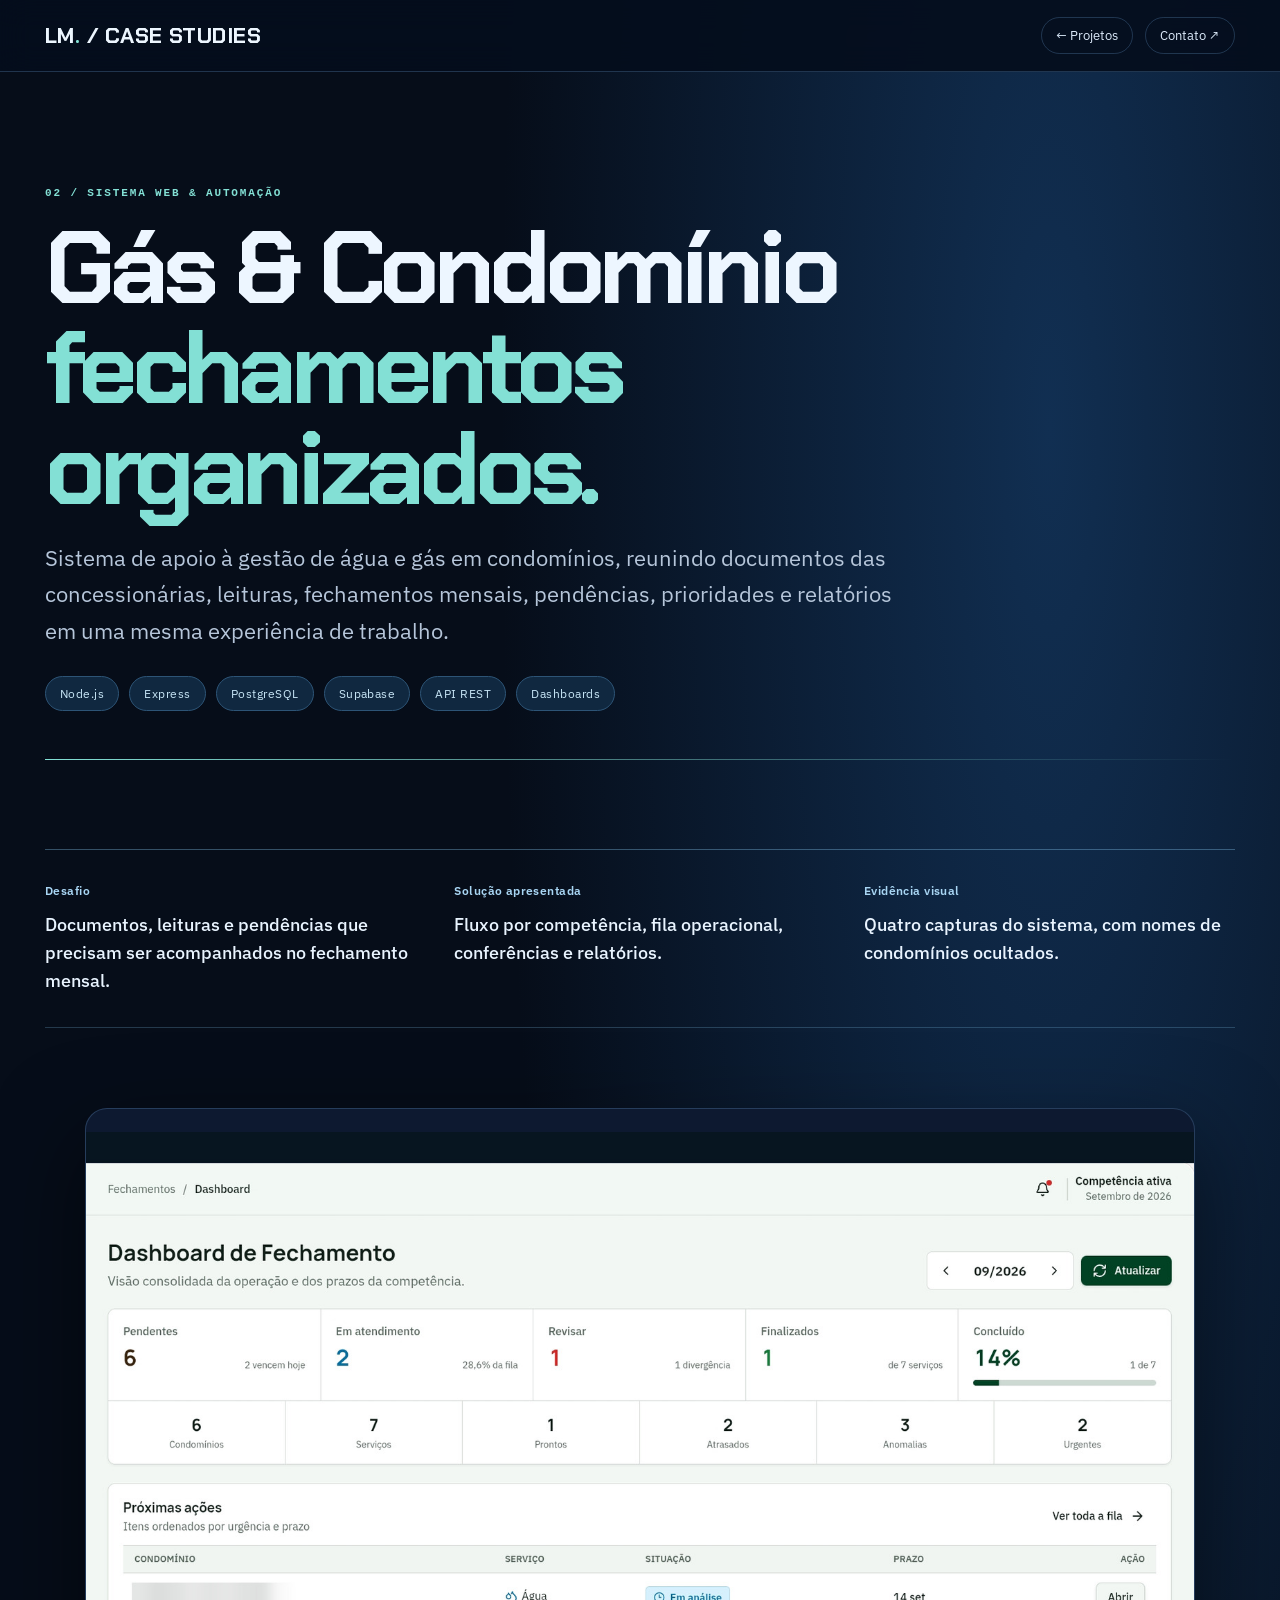
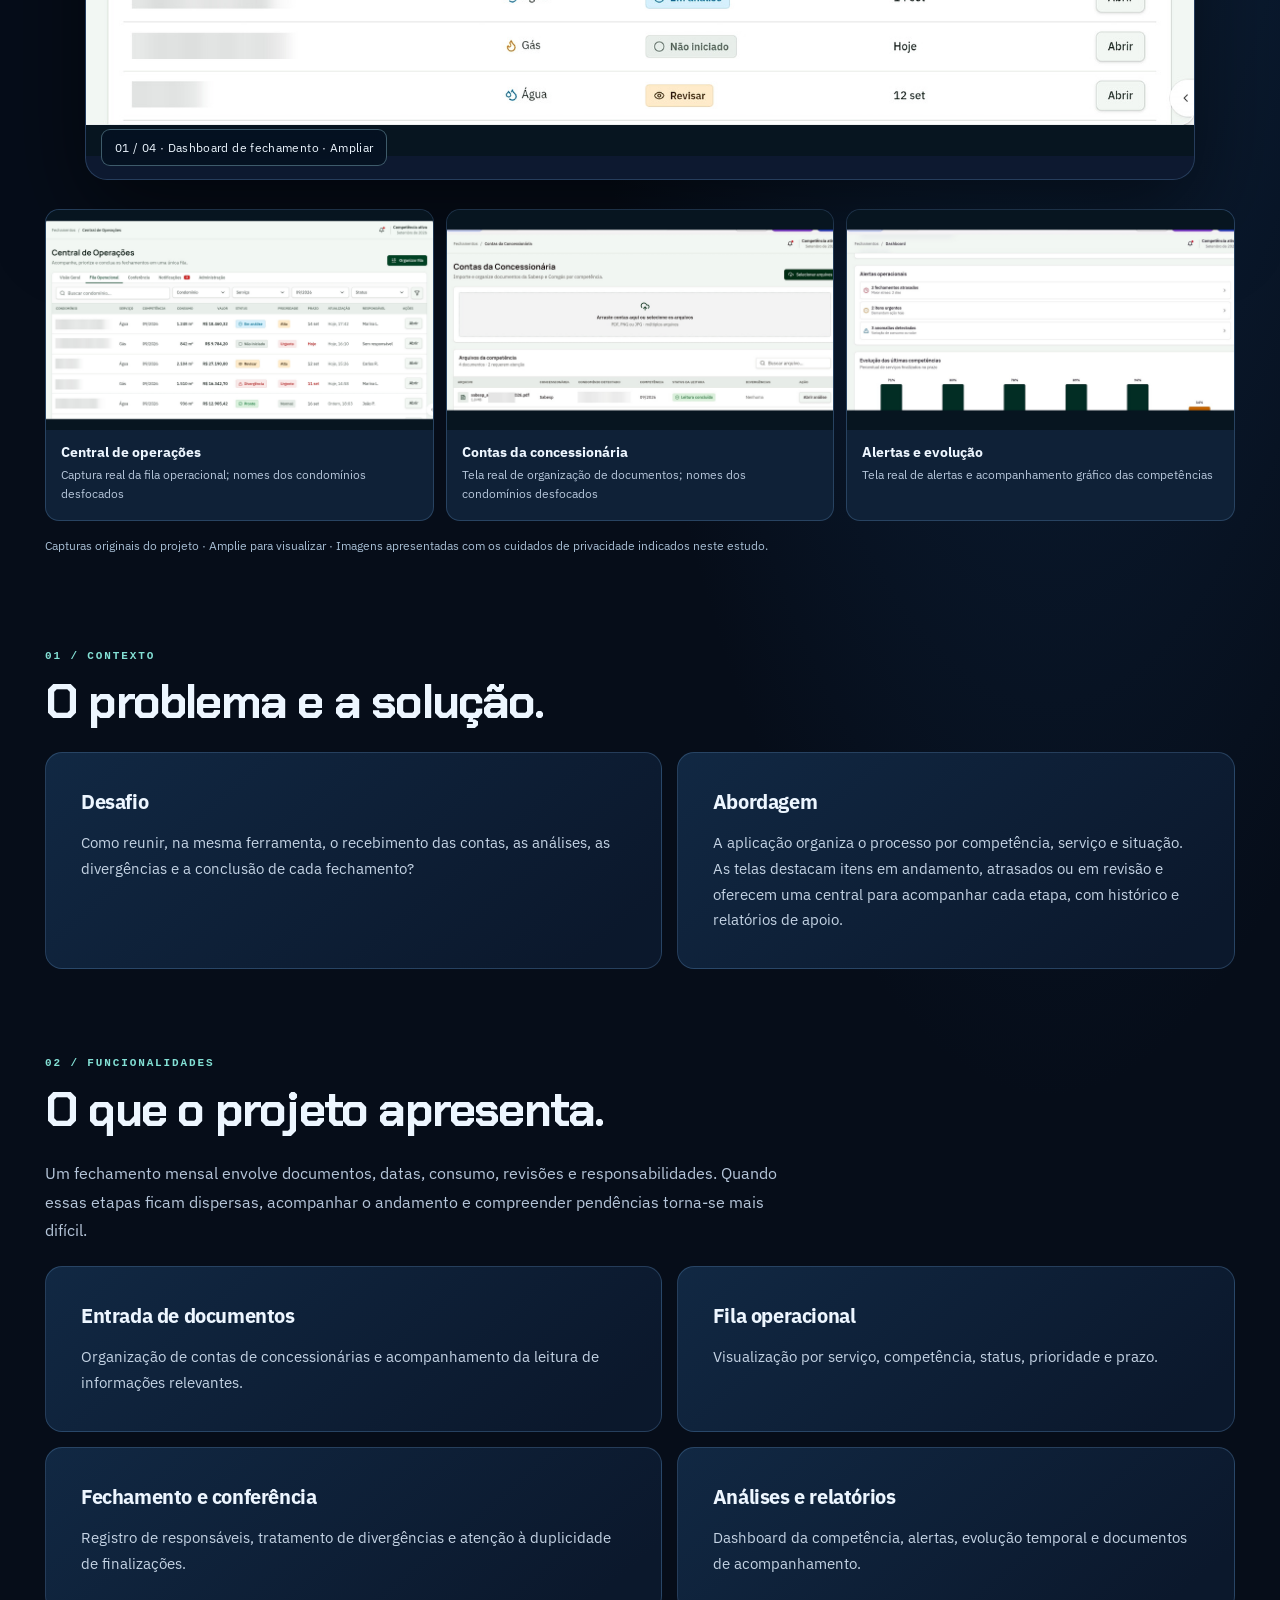
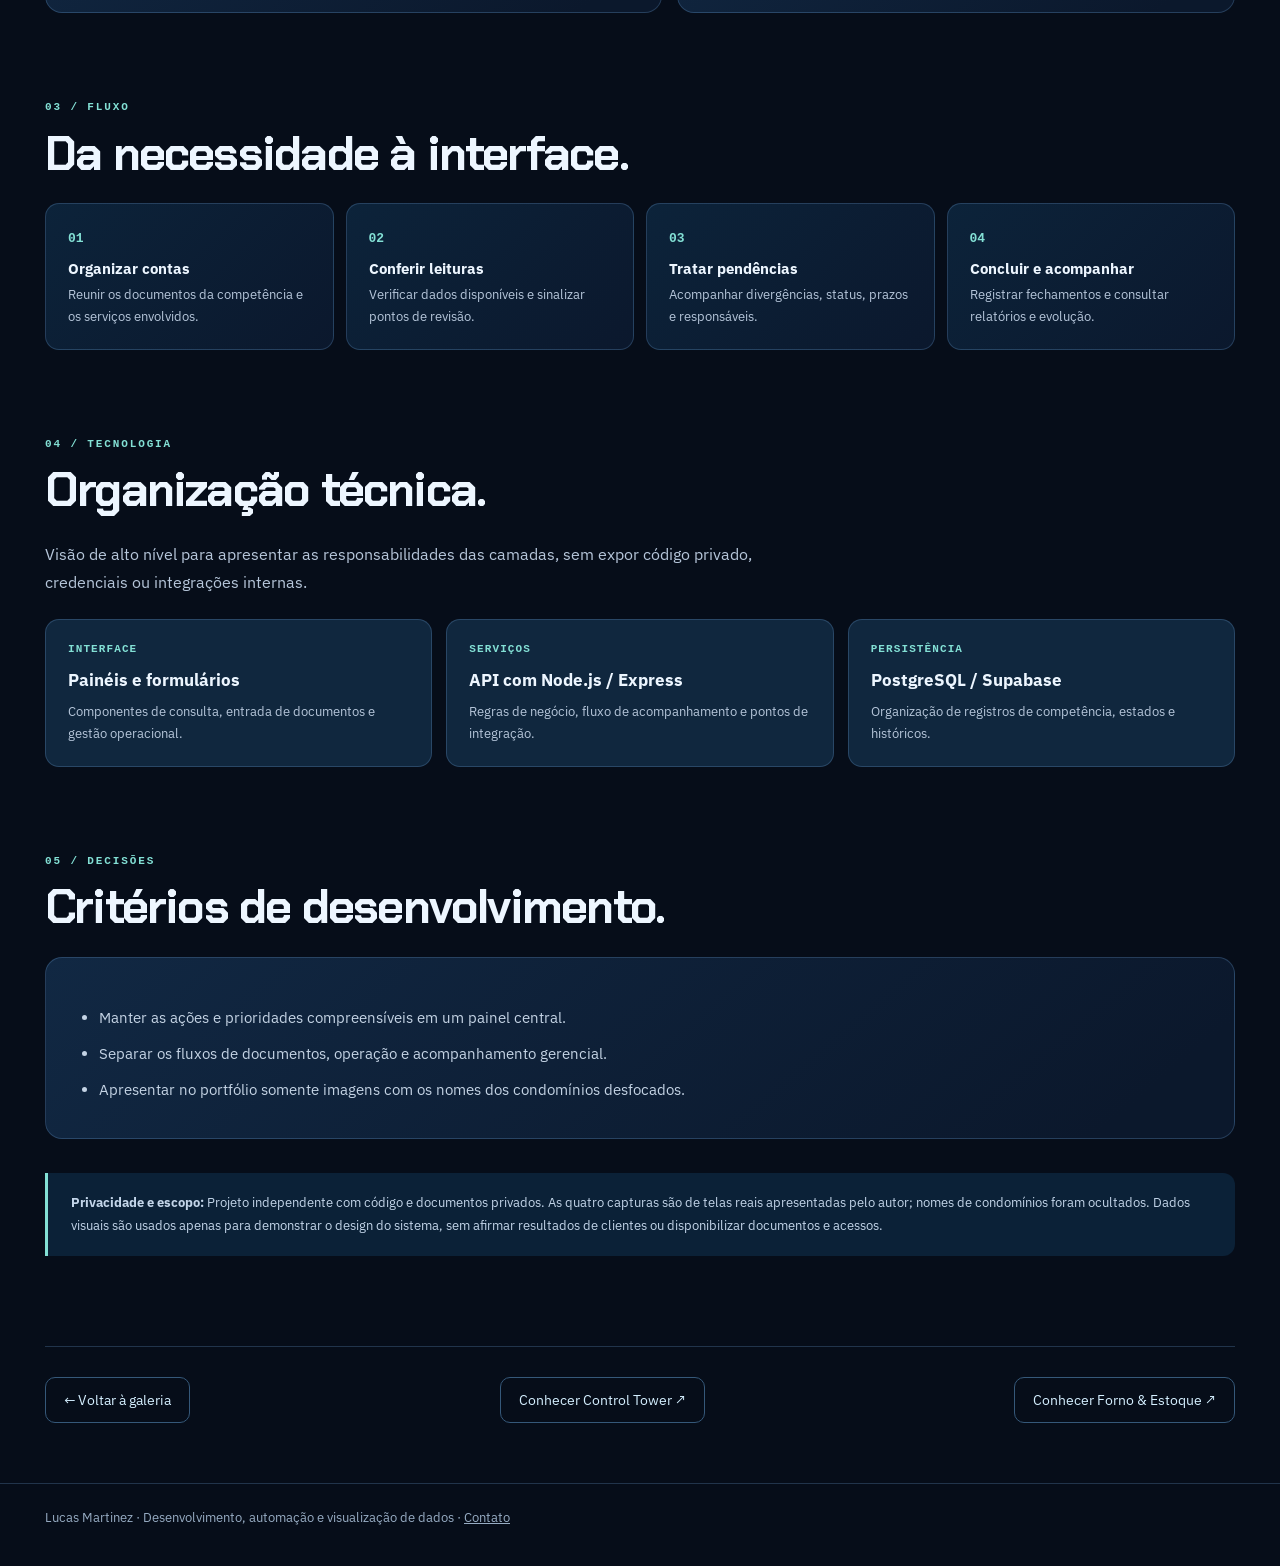
<file: gas-condominio.html>
<!doctype html>
<html lang="pt-BR"><head>
<meta charset="utf-8"><meta name="viewport" content="width=device-width,initial-scale=1,viewport-fit=cover">
<meta name="color-scheme" content="dark"><meta name="theme-color" content="#060d19">
<title>Gás &amp; Condomínio — Estudo de caso | Lucas Martinez</title><meta name="description" content="Sistema de apoio à gestão de água e gás em condomínios, reunindo documentos das concessionárias, leituras, fechamentos mensais, pendências, prioridades e relatórios em uma mesma experiência de trabalho.">
<link rel="canonical" href="https://lucas-martinez-portfolio.vercel.app/gas-condominio.html">
<meta property="og:type" content="article"><meta property="og:locale" content="pt_BR">
<meta property="og:title" content="Gás &amp; Condomínio — Estudo de caso | Lucas Martinez"><meta property="og:description" content="Sistema de apoio à gestão de água e gás em condomínios, reunindo documentos das concessionárias, leituras, fechamentos mensais, pendências, prioridades e relatórios em uma mesma experiência de trabalho.">
<meta property="og:url" content="https://lucas-martinez-portfolio.vercel.app/gas-condominio.html"><meta property="og:image" content="https://lucas-martinez-portfolio.vercel.app/assets/projeto-gas-dashboard.jpg">
<meta name="twitter:card" content="summary_large_image"><meta name="twitter:image" content="https://lucas-martinez-portfolio.vercel.app/assets/projeto-gas-dashboard.jpg">
<link rel="icon" type="image/svg+xml" href="assets/favicon.svg">
<link rel="preconnect" href="https://fonts.googleapis.com"><link rel="preconnect" href="https://fonts.gstatic.com" crossorigin>
<link href="https://fonts.googleapis.com/css2?family=Chakra+Petch:wght@600;700;800&family=IBM+Plex+Sans:wght@400;500;600;700&display=swap" rel="stylesheet">
<link rel="stylesheet" href="v6-case.css?v=1"><link rel="stylesheet" href="v8-estudos.css?v=8-preview-1"><script src="v6-case.js?v=1" defer></script>
<script type="application/ld+json">{"@context":"https://schema.org","@type":"CreativeWork","name":"Gás & Condomínio — Estudo de caso","author":{"@type":"Person","name":"Lucas Martinez","url":"https://lucas-martinez-portfolio.vercel.app/"},"url":"https://lucas-martinez-portfolio.vercel.app/gas-condominio.html","image":"https://lucas-martinez-portfolio.vercel.app/assets/projeto-gas-dashboard.jpg","description":"Sistema de apoio à gestão de água e gás em condomínios, reunindo documentos das concessionárias, leituras, fechamentos mensais, pendências, prioridades e relatórios em uma mesma experiência de trabalho.","inLanguage":"pt-BR"}</script>
  <script>
  (function(){if(!location.hostname.endsWith('.vercel.app'))return;
    window.va=window.va||function(){(window.vaq=window.vaq||[]).push(arguments)};
    ['/ _vercel/insights/script.js'.replace(' ',''),'/_vercel/speed-insights/script.js'].forEach(function(path){var s=document.createElement('script');s.src=path;s.defer=true;document.head.appendChild(s)});
  })();
  </script>
</head>
<body data-case="gas">
<a class="skip" href="#conteudo">Pular para conteúdo</a>
<header class="topbar"><div class="container top-inner">
<a class="logo" href="./#inicio" aria-label="Portfólio de Lucas Martinez">LM<b>.</b> / CASE STUDIES</a>
<nav class="top-links" aria-label="Navegação"><a href="./#projetos">← Projetos</a><a href="./#contato">Contato ↗</a></nav>
</div></header>
<main class="container" id="conteudo">
<section class="hero" aria-labelledby="case-title">
<p class="kicker">02 / SISTEMA WEB &amp; AUTOMAÇÃO</p><h1 id="case-title">Gás &amp; Condomínio<br><em>fechamentos organizados.</em></h1>
<p class="lede">Sistema de apoio à gestão de água e gás em condomínios, reunindo documentos das concessionárias, leituras, fechamentos mensais, pendências, prioridades e relatórios em uma mesma experiência de trabalho.</p>
<div class="meta"><span>Node.js</span><span>Express</span><span>PostgreSQL</span><span>Supabase</span><span>API REST</span><span>Dashboards</span></div>
<div class="hero-rule" aria-hidden="true"></div>
</section>
<section class="v8-case-summary" aria-label="Resumo do estudo de caso">
<dl>
<div><dt>Desafio</dt><dd>Documentos, leituras e pendências que precisam ser acompanhados no fechamento mensal.</dd></div>
<div><dt>Solução apresentada</dt><dd>Fluxo por competência, fila operacional, conferências e relatórios.</dd></div>
<div><dt>Evidência visual</dt><dd>Quatro capturas do sistema, com nomes de condomínios ocultados.</dd></div>
</dl>
</section>
<section aria-label="Imagens originais do projeto">
<div class="visual"><figure class="visual-main"><button type="button" data-photo="assets/projeto-gas-dashboard.jpg" data-title="Dashboard de fechamento" data-alt="Captura real do dashboard, com nomes dos condomínios desfocados" aria-label="Ampliar: Dashboard de fechamento"><img src="assets/projeto-gas-dashboard.jpg" width="1600" height="900" decoding="async" fetchpriority="high" alt="Captura real do dashboard, com nomes dos condomínios desfocados"><span class="photo-label">01 / 04 · Dashboard de fechamento · Ampliar</span></button></figure></div>
<div class="gallery">
<article class="gallery-item"><button type="button" data-photo="assets/projeto-gas-operacoes.jpg" data-title="Central de operações" data-alt="Captura real da fila operacional; nomes dos condomínios desfocados" aria-label="Ampliar: Central de operações"><img src="assets/projeto-gas-operacoes.jpg" width="1600" height="900" loading="lazy" decoding="async" alt="Captura real da fila operacional; nomes dos condomínios desfocados"></button><div class="gallery-caption"><h3>Central de operações</h3><p>Captura real da fila operacional; nomes dos condomínios desfocados</p></div></article>
<article class="gallery-item"><button type="button" data-photo="assets/gas-contas-concessionaria.jpg" data-title="Contas da concessionária" data-alt="Tela real de organização de documentos; nomes dos condomínios desfocados" aria-label="Ampliar: Contas da concessionária"><img src="assets/gas-contas-concessionaria.jpg" width="1600" height="900" loading="lazy" decoding="async" alt="Tela real de organização de documentos; nomes dos condomínios desfocados"></button><div class="gallery-caption"><h3>Contas da concessionária</h3><p>Tela real de organização de documentos; nomes dos condomínios desfocados</p></div></article>
<article class="gallery-item"><button type="button" data-photo="assets/gas-alertas-evolucao.jpg" data-title="Alertas e evolução" data-alt="Tela real de alertas e acompanhamento gráfico das competências" aria-label="Ampliar: Alertas e evolução"><img src="assets/gas-alertas-evolucao.jpg" width="1600" height="900" loading="lazy" decoding="async" alt="Tela real de alertas e acompanhamento gráfico das competências"></button><div class="gallery-caption"><h3>Alertas e evolução</h3><p>Tela real de alertas e acompanhamento gráfico das competências</p></div></article></div>
<p class="caption">Capturas originais do projeto · Amplie para visualizar · Imagens apresentadas com os cuidados de privacidade indicados neste estudo.</p>
</section>
<section class="section" aria-labelledby="desafio"><div class="section-head"><div><p class="overline">01 / CONTEXTO</p><h2 id="desafio">O problema e a solução.</h2></div></div>
<div class="content-grid"><article class="panel"><h3>Desafio</h3><p>Como reunir, na mesma ferramenta, o recebimento das contas, as análises, as divergências e a conclusão de cada fechamento?</p></article><article class="panel"><h3>Abordagem</h3><p>A aplicação organiza o processo por competência, serviço e situação. As telas destacam itens em andamento, atrasados ou em revisão e oferecem uma central para acompanhar cada etapa, com histórico e relatórios de apoio.</p></article></div>
</section>
<section class="section" aria-labelledby="funcionalidades"><div class="section-head"><div><p class="overline">02 / FUNCIONALIDADES</p><h2 id="funcionalidades">O que o projeto apresenta.</h2></div></div>
<p class="section-intro">Um fechamento mensal envolve documentos, datas, consumo, revisões e responsabilidades. Quando essas etapas ficam dispersas, acompanhar o andamento e compreender pendências torna-se mais difícil.</p><div class="content-grid"><article class="panel"><h3>Entrada de documentos</h3><p>Organização de contas de concessionárias e acompanhamento da leitura de informações relevantes.</p></article>
<article class="panel"><h3>Fila operacional</h3><p>Visualização por serviço, competência, status, prioridade e prazo.</p></article>
<article class="panel"><h3>Fechamento e conferência</h3><p>Registro de responsáveis, tratamento de divergências e atenção à duplicidade de finalizações.</p></article>
<article class="panel"><h3>Análises e relatórios</h3><p>Dashboard da competência, alertas, evolução temporal e documentos de acompanhamento.</p></article></div>
</section>
<section class="section" aria-labelledby="processo"><div class="section-head"><div><p class="overline">03 / FLUXO</p><h2 id="processo">Da necessidade à interface.</h2></div></div>
<ol class="workflow"><li><span class="step">01</span><strong>Organizar contas</strong><p>Reunir os documentos da competência e os serviços envolvidos.</p></li>
<li><span class="step">02</span><strong>Conferir leituras</strong><p>Verificar dados disponíveis e sinalizar pontos de revisão.</p></li>
<li><span class="step">03</span><strong>Tratar pendências</strong><p>Acompanhar divergências, status, prazos e responsáveis.</p></li>
<li><span class="step">04</span><strong>Concluir e acompanhar</strong><p>Registrar fechamentos e consultar relatórios e evolução.</p></li></ol>
</section>
<section class="section" aria-labelledby="arquitetura"><div class="section-head"><div><p class="overline">04 / TECNOLOGIA</p><h2 id="arquitetura">Organização técnica.</h2></div></div>
<p class="section-intro">Visão de alto nível para apresentar as responsabilidades das camadas, sem expor código privado, credenciais ou integrações internas.</p>
<div class="architecture"><div><b>INTERFACE</b><strong>Painéis e formulários</strong><p>Componentes de consulta, entrada de documentos e gestão operacional.</p></div>
<div><b>SERVIÇOS</b><strong>API com Node.js / Express</strong><p>Regras de negócio, fluxo de acompanhamento e pontos de integração.</p></div>
<div><b>PERSISTÊNCIA</b><strong>PostgreSQL / Supabase</strong><p>Organização de registros de competência, estados e históricos.</p></div></div></section>
<section class="section" aria-labelledby="decisoes"><div class="section-head"><div><p class="overline">05 / DECISÕES</p><h2 id="decisoes">Critérios de desenvolvimento.</h2></div></div>
<article class="panel"><ul><li>Manter as ações e prioridades compreensíveis em um painel central.</li>
<li>Separar os fluxos de documentos, operação e acompanhamento gerencial.</li>
<li>Apresentar no portfólio somente imagens com os nomes dos condomínios desfocados.</li></ul></article>
<p class="note"><strong>Privacidade e escopo:</strong> Projeto independente com código e documentos privados. As quatro capturas são de telas reais apresentadas pelo autor; nomes de condomínios foram ocultados. Dados visuais são usados apenas para demonstrar o design do sistema, sem afirmar resultados de clientes ou disponibilizar documentos e acessos.</p>
</section>
<nav class="next" aria-label="Outros estudos de caso"><a href="./#projetos">← Voltar à galeria</a><a href="control-tower.html">Conhecer Control Tower ↗</a>
<a href="forno-estoque.html">Conhecer Forno &amp; Estoque ↗</a></nav>
</main>
<footer><div class="container">Lucas Martinez · Desenvolvimento, automação e visualização de dados · <a href="./#contato">Contato</a></div></footer>
<dialog class="lightbox" id="case-lightbox" aria-label="Imagem ampliada" aria-labelledby="lightbox-title">
<div class="lightbox-head"><span id="lightbox-title">Imagem do projeto</span><button type="button" id="lightbox-close" aria-label="Fechar imagem">Fechar ×</button></div>
<div class="lightbox-stage"><img id="lightbox-photo" alt=""></div>
<div class="lightbox-footer"><button type="button" id="lightbox-prev" aria-label="Imagem anterior">← Anterior</button><span id="lightbox-position"></span><button type="button" id="lightbox-next" aria-label="Próxima imagem">Próxima →</button></div>
</dialog>
</body></html>
</file>
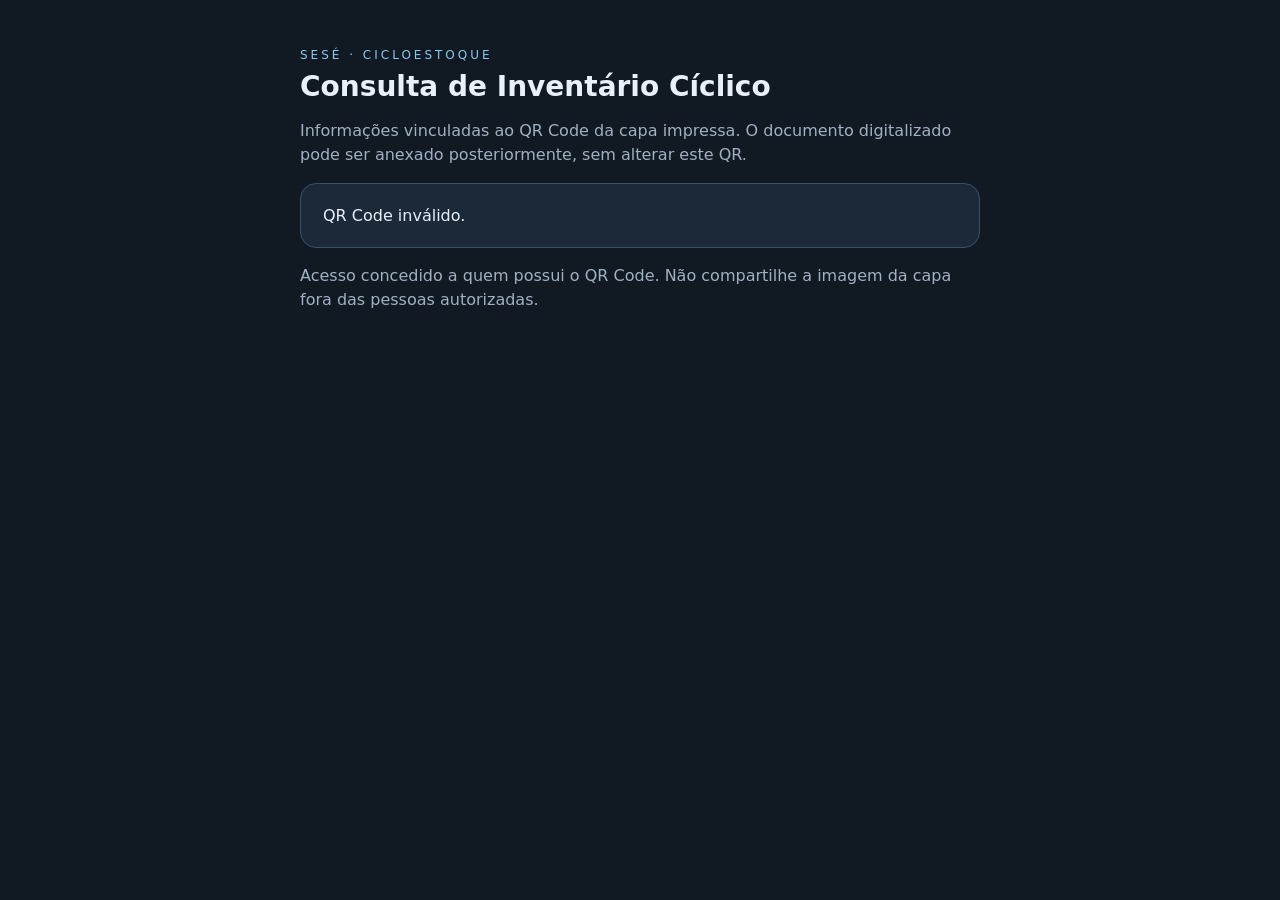
<file: ciclico/aprovacao.html>
<!DOCTYPE html><html lang="pt-BR"><head><meta charset="UTF-8"><meta name="viewport" content="width=device-width, initial-scale=1"><meta name="robots" content="noindex,nofollow"><meta name="referrer" content="no-referrer"><title>CicloEstoque | Consulta da Capa</title><style>
:root{color-scheme:dark;font-family:Inter,system-ui,Arial,sans-serif}*{box-sizing:border-box}body{background:#111923;color:#e9f0fa;margin:0;padding:24px 14px}.shell{max-width:680px;margin:24px auto}.brand{font-size:12px;text-transform:uppercase;letter-spacing:3px;color:#8bc8ef}h1{font-size:28px;margin:8px 0 10px}.sub{color:#a0b1c3;line-height:1.5}.card{background:#1c2938;border:1px solid #39506a;border-radius:16px;padding:22px;margin:16px 0}.badge{border-radius:20px;border:1px solid #6086a4;padding:7px 12px;font-size:13px;color:#c3e5ff;display:inline-block;margin:10px 0}.grid{display:grid;grid-template-columns:repeat(2,minmax(0,1fr));gap:13px}.field{border-bottom:1px solid #30445a;padding-bottom:8px;min-width:0}.field small{display:block;color:#9fb1c3;margin-bottom:4px}.field b{overflow-wrap:anywhere}a.button{display:inline-block;border-radius:10px;background:#1e8fd0;color:white;padding:13px 18px;text-decoration:none;font-weight:700}a.button:focus-visible{outline:3px solid white}@media(max-width:480px){.grid{grid-template-columns:1fr}} </style></head><body>
<main class="shell"><div class="brand">SESÉ · CicloEstoque</div><h1>Consulta de Inventário Cíclico</h1><p class="sub">Informações vinculadas ao QR Code da capa impressa. O documento digitalizado pode ser anexado posteriormente, sem alterar este QR.</p><div class="card" id="content" role="status" aria-live="polite">Consultando registro...</div><p class="sub">Acesso concedido a quem possui o QR Code. Não compartilhe a imagem da capa fora das pessoas autorizadas.</p></main>
<script>
(async function(){
const host=document.getElementById('content');const token=new URL(location.href).searchParams.get('token');
const txt=(tag,value,parent)=>{const el=document.createElement(tag);el.textContent=String(value??'—');parent.appendChild(el);return el;};
const fields={codinv:'Cód. inventário',numero_inventario:'Nº inventário',item:'Material',descricao:'Descrição',data:'Data de referência',local:'Local',qtd_sistema:'Quantidade sistema',qtd_fisica:'Quantidade física',divergencia:'Divergência',status_contagem:'Status da contagem',responsavel:'Responsável'};
const names={aguardando_assinatura:'Aguardando assinatura',aguardando_pdf:'Aguardando PDF',em_analise:'Em análise',aprovado:'Aprovado',reprovado:'Reprovado'};
if(!token||!/^[A-Za-z0-9_-]{40,128}$/.test(token)){host.textContent='QR Code inválido.';return;}
try{
const res=await fetch('https://hxbazevpqsoywkwfxdxn.supabase.co/functions/v1/ciclico-approval-v31?token='+encodeURIComponent(token),{cache:'no-store',referrerPolicy:'no-referrer'});
const data=await res.json();if(!res.ok)throw new Error(data.error||'Registro não localizado.');
host.replaceChildren();txt('h2','Inventário '+data.codinv,host);const badge=txt('span','Documento: '+(names[data.status]||data.status),host);badge.className='badge';
const grid=document.createElement('div');grid.className='grid';host.appendChild(grid);
const s=data.snapshot||{};for(const [key,label] of Object.entries(fields)){const value=key==='codinv'?data.codinv:s[key];if(value===undefined||value===null||value==='')continue;const box=document.createElement('div');box.className='field';txt('small',label,box);txt('b',value,box);grid.appendChild(box)}
const footer=document.createElement('p');footer.className='sub';footer.textContent=data.has_document?'O PDF assinado está vinculado a este inventário.':'O PDF assinado ainda não foi anexado.';host.appendChild(footer);
if(data.pdf_url){const a=document.createElement('a');a.className='button';a.href=data.pdf_url;a.target='_blank';a.rel='noopener noreferrer';a.referrerPolicy='no-referrer';a.textContent='Abrir PDF assinado';host.appendChild(a);}
}catch(err){host.replaceChildren();txt('h2','Não foi possível abrir a consulta',host);txt('p',err.message||'Tente novamente.',host);}
})();
</script></body></html>
</file>
<file: v6-case.css>
/* V6 PREMIUM — sistema visual isolado das páginas de estudo de caso.
   Mantém homepage, crachá e estilos da V5 intactos. */
:root{color-scheme:dark;--bg:#060d19;--panel:#0c1b30;--panel2:#101f36;--line:rgba(104,156,203,.28);--text:#edf6ff;--muted:#b6c6da;--accent:#69cbff;--accent2:#54ebd4;--max:1190px;font-family:"IBM Plex Sans",system-ui,-apple-system,"Segoe UI",sans-serif}
*{box-sizing:border-box}
html{scroll-behavior:smooth}
body{margin:0;background:radial-gradient(ellipse at 82% 9%,#112f52 0%,transparent 37%),var(--bg);color:var(--text);min-height:100vh}
body[data-case="forno"]{--accent:#ffa878;--accent2:#ffd39b}
body[data-case="gas"]{--accent:#83e0d5;--accent2:#76bcff}
a{color:inherit}button{font:inherit;cursor:pointer}button:focus-visible,a:focus-visible{outline:3px solid var(--accent);outline-offset:4px}
.container{width:min(var(--max),calc(100% - 40px));margin-inline:auto}
.skip{position:absolute;top:-100px;left:20px;padding:12px;background:white;color:#07121b;z-index:100}
.skip:focus{top:12px}
.topbar{position:sticky;top:0;z-index:30;background:rgba(5,14,29,.92);backdrop-filter:blur(15px);border-bottom:1px solid var(--line)}
.top-inner{display:flex;justify-content:space-between;align-items:center;gap:18px;padding:17px 0}
.logo{font:800 22px/1 "Chakra Petch",system-ui,sans-serif;letter-spacing:.02em;text-decoration:none}.logo b{color:var(--accent)}
.top-links{display:flex;align-items:center;gap:12px;flex-wrap:wrap}
.top-links a,.chip-link{display:inline-flex;align-items:center;gap:8px;border:1px solid var(--line);text-decoration:none;color:#dceafa;border-radius:999px;padding:9px 14px;font-size:13px}
.top-links a:hover,.chip-link:hover{background:#133552;border-color:var(--accent)}
.hero{padding:clamp(45px,8vw,115px) 0 45px}
.kicker,.overline{font:750 11px/1.5 ui-monospace,monospace;letter-spacing:.17em;color:var(--accent)}
.hero h1{font:800 clamp(45px,8vw,104px)/.98 "Chakra Petch",system-ui,sans-serif;letter-spacing:-.06em;margin:16px 0 21px;max-width:1000px;text-wrap:balance}
.hero h1 em{color:var(--accent);font-style:normal}
.lede{font-size:clamp(17px,2vw,22px);color:var(--muted);max-width:850px;line-height:1.66;margin:0}
.meta{display:flex;flex-wrap:wrap;gap:10px;margin-top:27px}.meta span{font-size:12px;letter-spacing:.04em;color:#c7e5f5;background:#102840;border:1px solid #2d5476;padding:9px 14px;border-radius:999px}
.hero-rule{width:100%;height:1px;margin:48px 0 0;background:linear-gradient(90deg,var(--accent),transparent)}
.visual{display:grid;grid-template-columns:1fr;gap:10px;margin-top:12px}
.visual-main{overflow:hidden;position:relative;border:1px solid var(--line);border-radius:22px;background:#0d1930;box-shadow:0 32px 90px #0008}
.visual-main button,.gallery button{border:0;background:none;padding:0;display:block;position:relative;width:100%;cursor:zoom-in;overflow:hidden;text-align:left;color:var(--text)}
.visual-main img{width:100%;max-height:670px;object-fit:contain;display:block;margin:auto}
.visual-main .photo-label,.gallery .photo-label{position:absolute;bottom:13px;left:15px;max-width:calc(100% - 30px);background:rgba(5,18,33,.88);border:1px solid rgba(168,228,244,.35);padding:10px 13px;border-radius:9px;font-size:12px;letter-spacing:.03em;backdrop-filter:blur(8px)}
.gallery{display:grid;grid-template-columns:repeat(3,minmax(0,1fr));gap:12px;margin-top:13px}
.gallery-item{background:#0f2137;border:1px solid var(--line);border-radius:14px;overflow:hidden;min-width:0}
.gallery img{display:block;width:100%;height:220px;object-fit:cover;transition:transform .28s ease}
.gallery button:hover img{transform:scale(1.04)}
.gallery-caption{padding:13px 15px 17px}
.gallery-caption h3{font-size:14px;margin:0 0 5px}.gallery-caption p{margin:0;color:var(--muted);font-size:12px;line-height:1.55}
.caption{margin:15px 0;color:#a7bed4;font-size:12px;line-height:1.7}
.section{padding:65px 0 10px}.section-head{display:flex;align-items:end;justify-content:space-between;gap:12px;margin-bottom:22px}
.section h2{font:750 clamp(28px,4vw,47px)/1.16 "Chakra Petch",system-ui,sans-serif;letter-spacing:-.038em;margin:9px 0 0}
.section-intro{max-width:760px;color:var(--muted);line-height:1.77;font-size:16px;margin:0 0 22px}
.content-grid{display:grid;grid-template-columns:1.05fr .95fr;gap:15px}
.panel{border:1px solid var(--line);background:linear-gradient(140deg,#112843,#0b182c 90%);border-radius:17px;padding:clamp(22px,3vw,35px);min-width:0}
.panel h3{font-size:20px;margin:0 0 14px;letter-spacing:-.02em}.panel p,.panel li{font-size:15px;color:#c4d3e4;line-height:1.73}
.panel p:last-child{margin-bottom:0}.panel ul{padding-left:18px;margin:12px 0 0}.panel li+li{margin-top:10px}.panel strong{color:#f4faff}
.workflow{display:grid;grid-template-columns:repeat(4,minmax(0,1fr));gap:12px;list-style:none;padding:0;margin:0}
.workflow li{background:linear-gradient(135deg,#0c233a,#0b182d);border:1px solid var(--line);border-radius:14px;padding:22px;min-width:0}
.workflow .step{color:var(--accent);font:800 13px ui-monospace,monospace}.workflow strong{display:block;font-size:15px;margin:13px 0 6px}.workflow p{color:var(--muted);line-height:1.65;font-size:13px;margin:0}
.technology{display:flex;flex-wrap:wrap;gap:8px}.technology span{background:#10283d;border:1px solid #315678;border-radius:9px;font-size:13px;padding:9px 13px;color:#cfeeff}
.architecture{display:grid;grid-template-columns:repeat(3,minmax(0,1fr));gap:14px;align-items:center}
.architecture div{border:1px solid var(--line);background:#10273e;border-radius:14px;min-width:0;padding:22px}.architecture b{color:var(--accent);font:700 11px/1.4 ui-monospace,monospace;letter-spacing:.1em;display:block;margin-bottom:12px}.architecture strong{display:block;font-size:17px;line-height:1.3}.architecture p{color:var(--muted);font-size:13px;line-height:1.65;margin:10px 0 0}
.note{border-left:3px solid var(--accent);background:#0b2137;padding:18px 23px;margin:34px 0 0;color:#c3d5e9;font-size:13px;line-height:1.8;border-radius:0 12px 12px 0}
.next{border-top:1px solid var(--line);margin-top:80px;padding:30px 0 60px;display:flex;gap:14px;flex-wrap:wrap;justify-content:space-between;align-items:center}
.next a{border:1px solid #355879;padding:13px 18px;border-radius:10px;text-decoration:none;color:#d4efff;font-size:14px}
.next a:hover{background:#102e4c;border-color:var(--accent)}
footer{border-top:1px solid var(--line);padding:25px 0 40px;color:#97acc3;font-size:13px}
.lightbox{border:1px solid #3d6989;background:#06101e;color:var(--text);width:min(1280px,96vw);max-width:96vw;max-height:96vh;padding:0;border-radius:14px}
.lightbox::backdrop{background:rgba(0,5,14,.89);backdrop-filter:blur(6px)}
.lightbox-head{padding:14px 20px;border-bottom:1px solid var(--line);display:flex;justify-content:space-between;align-items:center;gap:18px}
.lightbox-head span{font-size:14px;font-weight:700}.lightbox-head button{border:1px solid #416480;border-radius:9px;padding:7px 12px;color:white;background:#153149}
.lightbox-stage{padding:12px;display:flex;justify-content:center;align-items:center;min-height:100px}
.lightbox-stage img{display:block;max-width:100%;max-height:calc(96vh - 125px);width:auto;height:auto;object-fit:contain}
.lightbox-footer{padding:0 20px 16px;display:flex;gap:10px;justify-content:space-between;align-items:center;color:var(--muted);font-size:12px}
.lightbox-footer button{color:white;background:#173952;border:1px solid var(--line);border-radius:8px;padding:8px 12px}
@media(max-width:850px){.content-grid{grid-template-columns:1fr}.architecture{grid-template-columns:1fr}.workflow{grid-template-columns:repeat(2,minmax(0,1fr))}.gallery{grid-template-columns:repeat(2,minmax(0,1fr))}}
@media(max-width:560px){.container{width:calc(100% - 28px)}.hero{padding-top:50px}.hero h1{font-size:clamp(41px,12vw,62px)}.top-links{gap:6px}.top-links a{padding:8px 10px;font-size:12px}.workflow,.gallery{grid-template-columns:1fr}.gallery img{height:auto;max-height:280px;object-fit:contain}.section{padding-top:42px}.next{margin-top:53px}.visual-main .photo-label{position:static;border-radius:0}}
@media(prefers-reduced-motion:reduce){html{scroll-behavior:auto}.gallery img{transition:none}.gallery button:hover img{transform:none}}
</file>
<file: v8-estudos.css>
/* V8 — Resumos de estudos de caso: leitura rápida, sem promessas de resultados não mensurados. */
.v8-case-summary {
  margin: clamp(20px, 3.4vw, 44px) 0 clamp(34px, 5vw, 66px);
  border-top: 1px solid rgba(134, 199, 239, .36);
  border-bottom: 1px solid rgba(134, 199, 239, .24);
  padding: clamp(22px, 2.8vw, 32px) 0;
}
.v8-case-summary dl {
  display: grid;
  grid-template-columns: repeat(3, minmax(0, 1fr));
  gap: clamp(22px, 3vw, 44px);
  margin: 0;
}
.v8-case-summary dl > div { min-width: 0; }
.v8-case-summary dt {
  margin-bottom: .75rem;
  color: #a8d5f3;
  font: 600 12px/1.45 'IBM Plex Sans', system-ui, sans-serif;
  letter-spacing: .035em;
}
.v8-case-summary dd {
  margin: 0;
  color: #e9f4ff;
  font: 500 clamp(15px, 1.55vw, 18px)/1.55 'IBM Plex Sans', system-ui, sans-serif;
  max-width: 36ch;
}
@media(max-width:700px) {
  .v8-case-summary dl { grid-template-columns: 1fr; gap: 18px; }
  .v8-case-summary dl > div + div {
    border-top: 1px solid rgba(134, 199, 239, .16);
    padding-top: 16px;
  }
}
</file>
